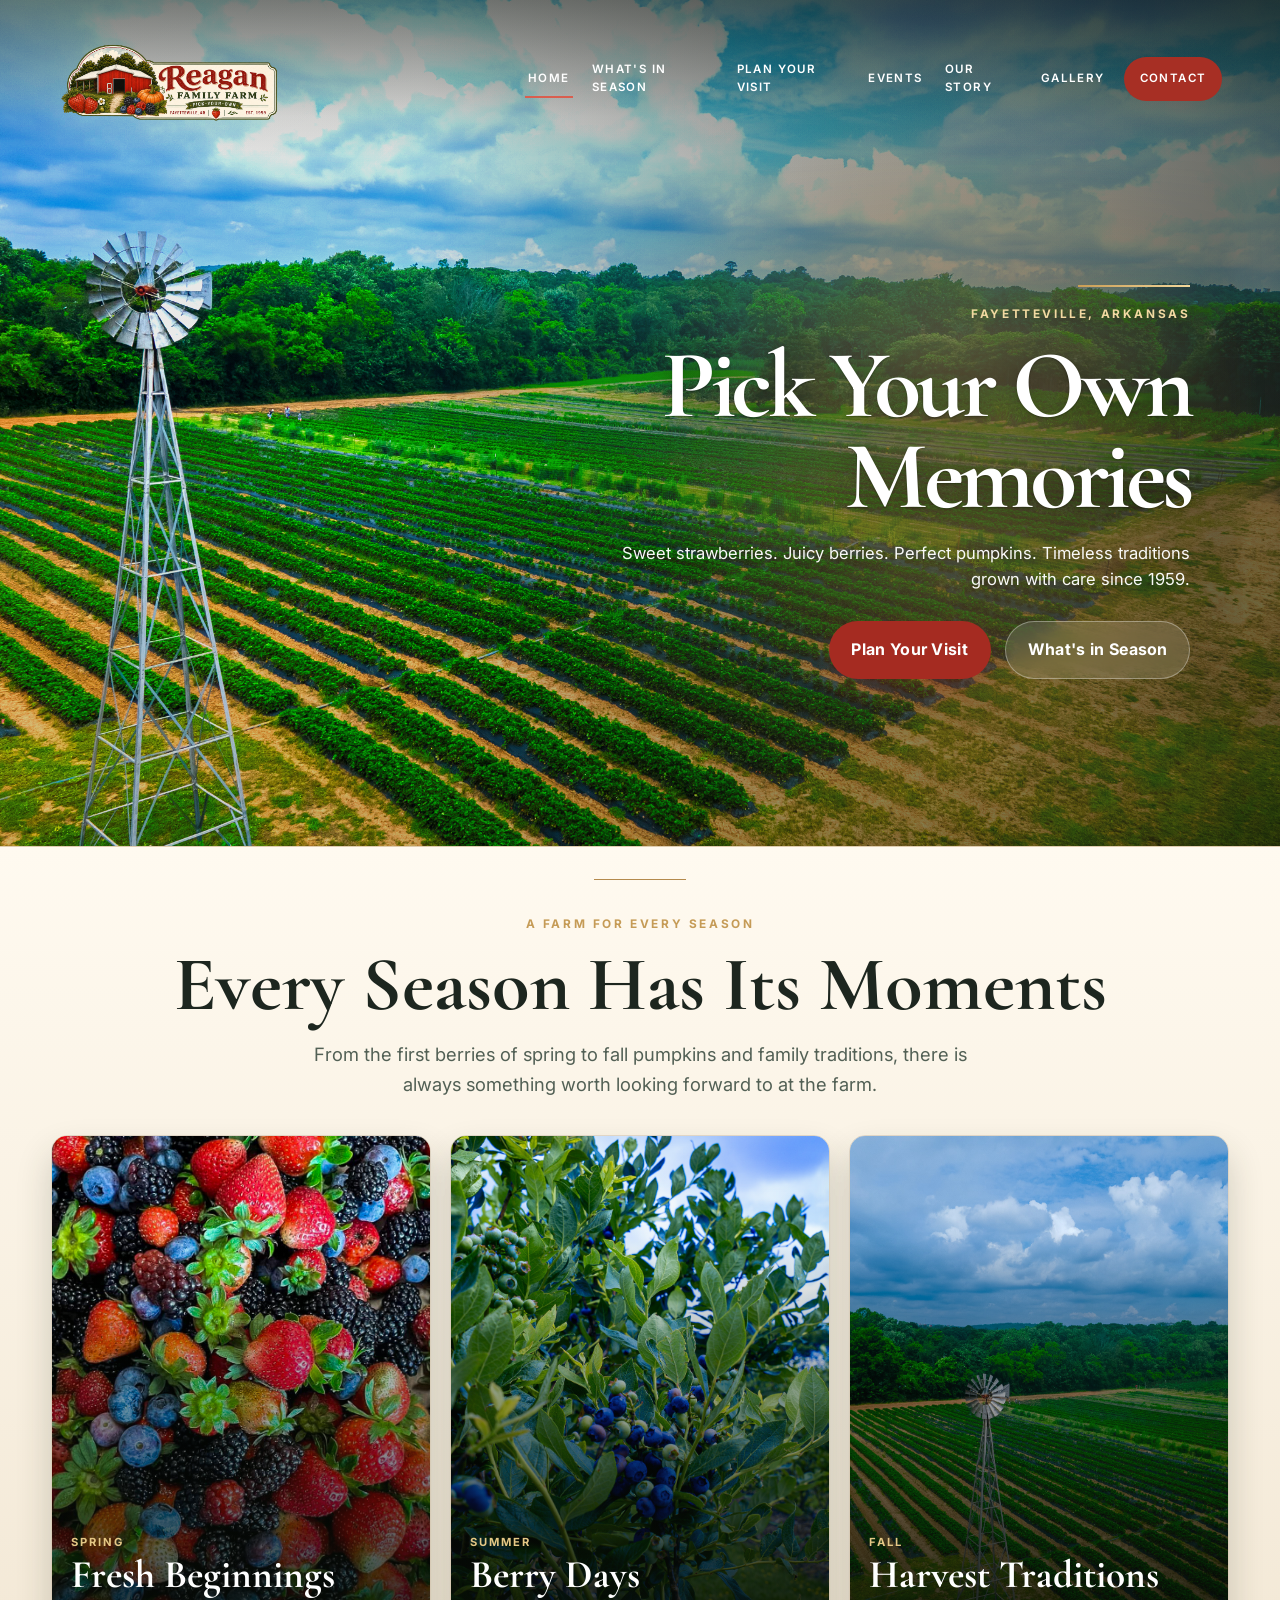
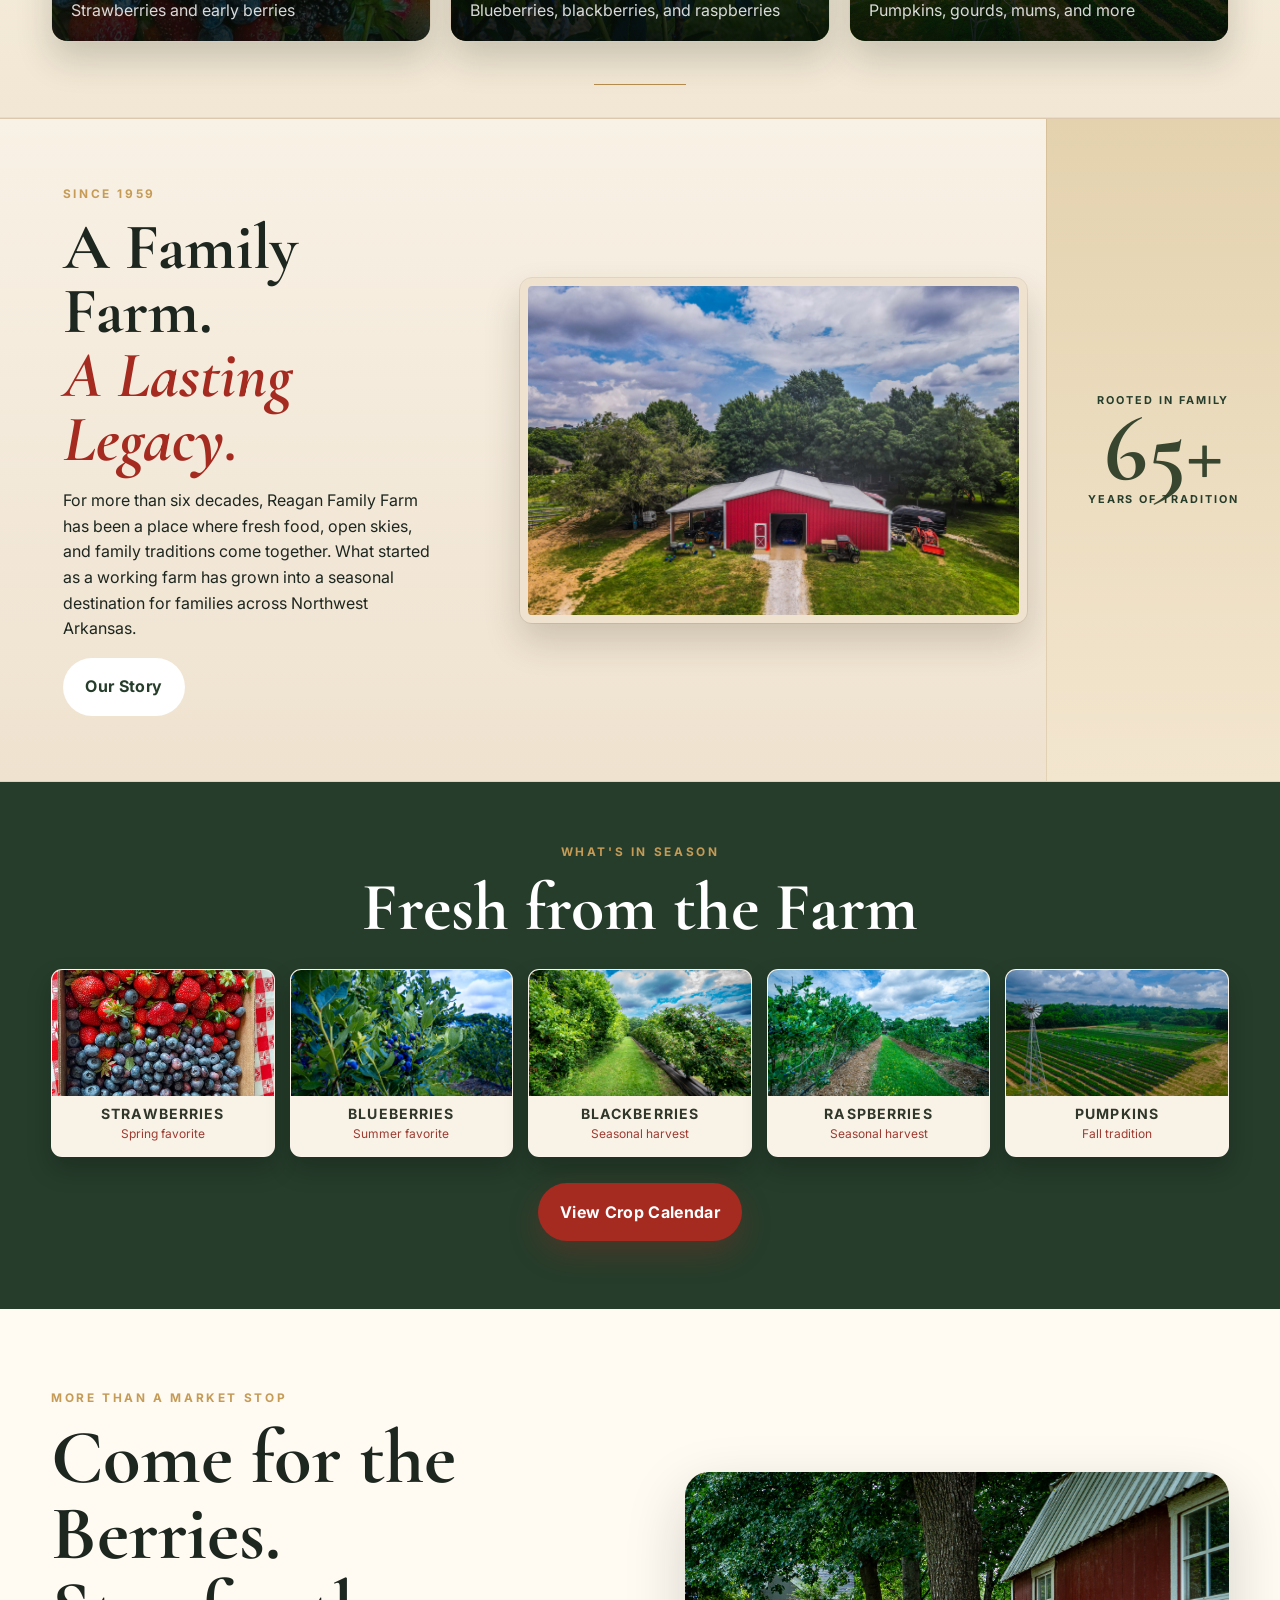
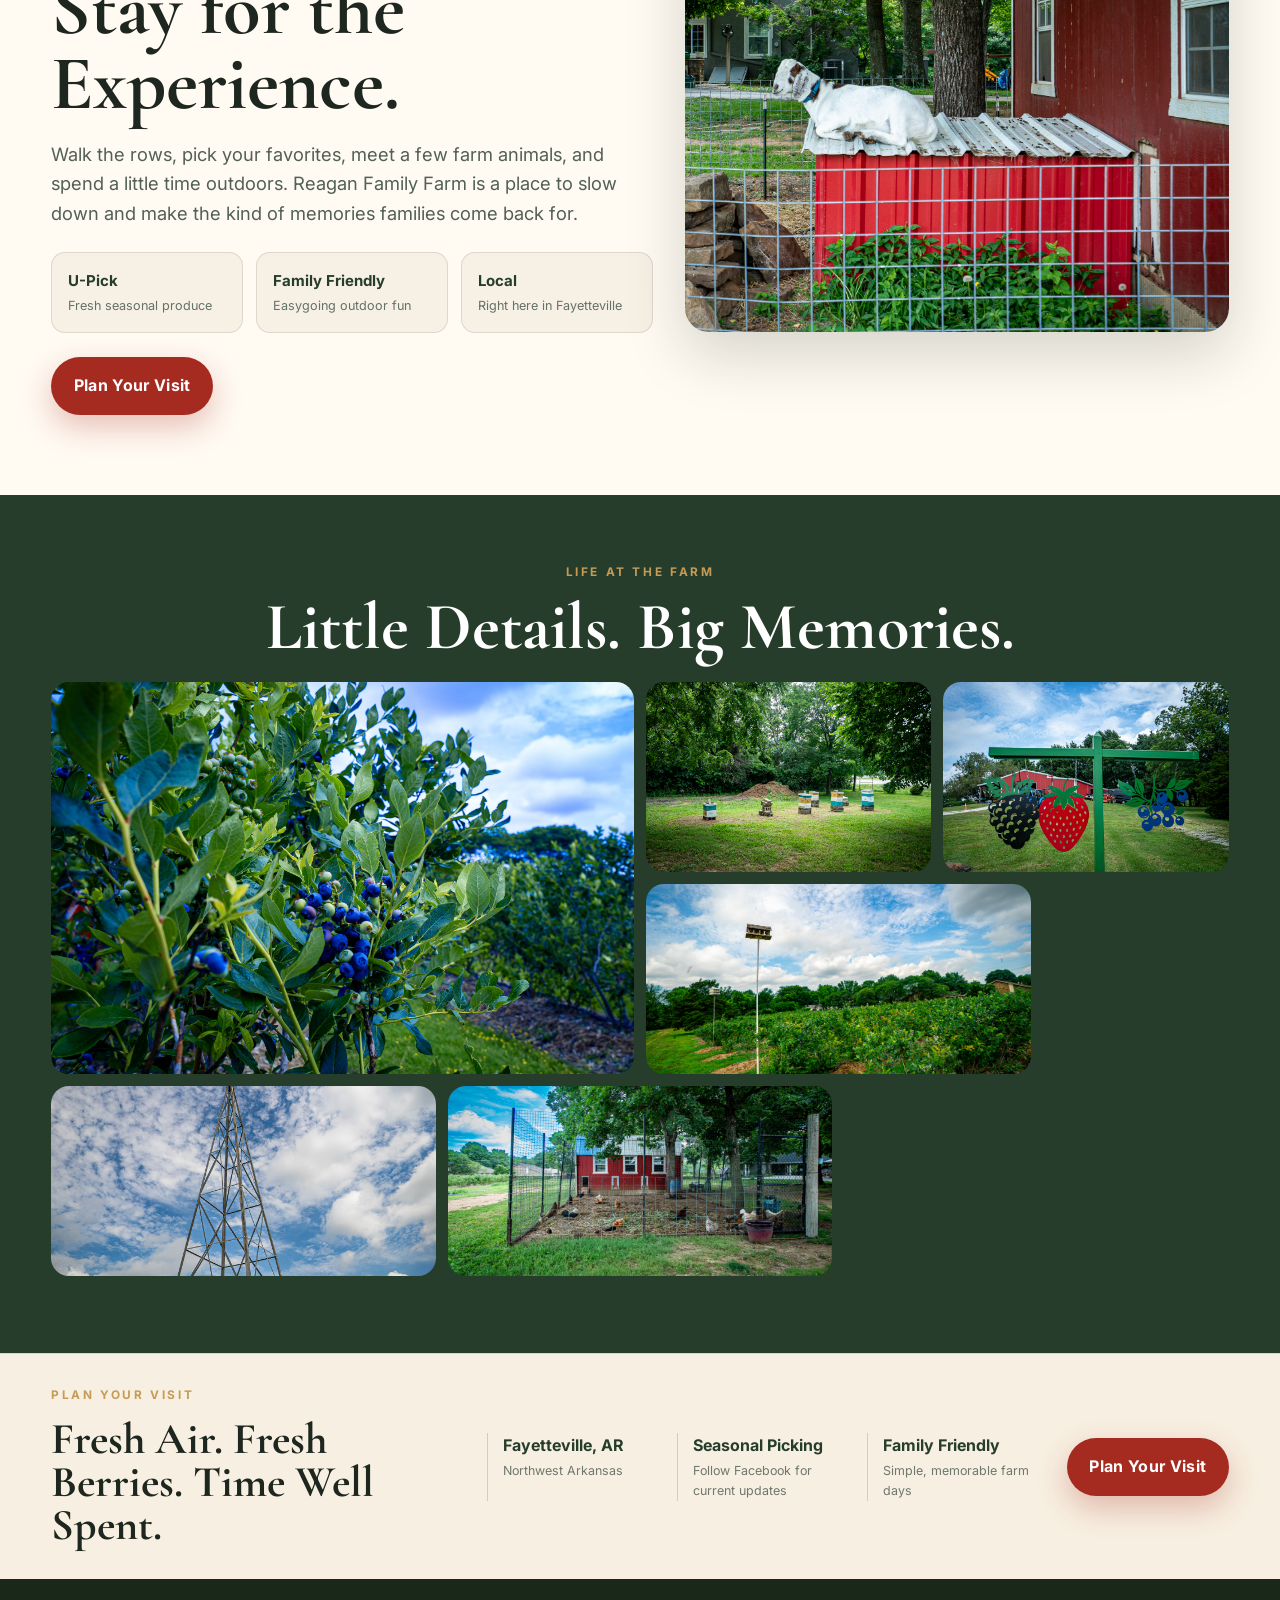
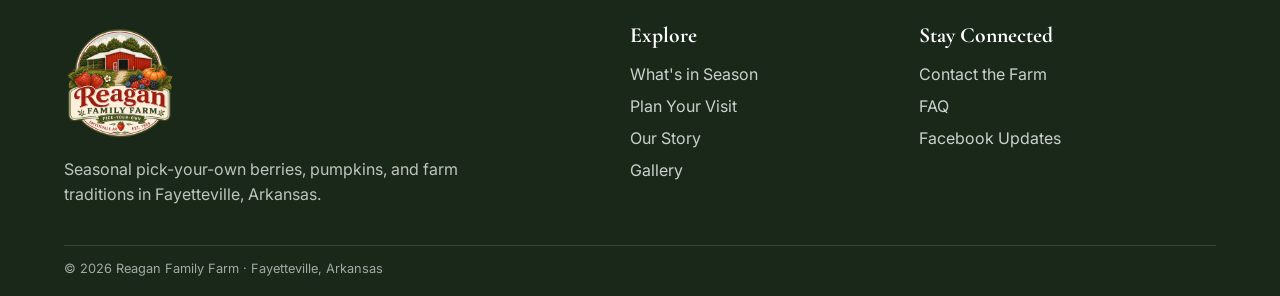
<file: index.html>
<!DOCTYPE html>
<html lang="en">
<head>
  <meta charset="UTF-8">
  <meta name="viewport" content="width=device-width, initial-scale=1.0">
  <meta name="description" content="Reagan Family Farm in Fayetteville, Arkansas — seasonal pick-your-own strawberries, blueberries, blackberries, raspberries, pumpkins, and family traditions since 1959.">
  <title>Reagan Family Farm | Pick Your Own Memories</title>
  <link rel="stylesheet" href="assets/css/global.css">
  <link rel="stylesheet" href="assets/css/home.css">
</head>
<body data-root="./" data-page="home">
  <div id="site-nav"></div>

  <main>
    <section class="hero-home">
      <img class="hero-home-bg" src="assets/media/images/DJI_0768-HDR.jpg" alt="Reagan Family Farm fields and windmill in Fayetteville, Arkansas">
      <div class="hero-home-overlay"></div>
      <div class="hero-home-content container">
        <div class="hero-rule" aria-hidden="true"></div>
        <p class="eyebrow">Fayetteville, Arkansas</p>
        <h1><span>Pick Your Own</span><br><span>Memories</span></h1>
        <p class="hero-copy">Sweet strawberries. Juicy berries. Perfect pumpkins. Timeless traditions grown with care since 1959.</p>
        <div class="btns">
          <a class="btn primary" href="visit/index.html">Plan Your Visit</a>
          <a class="btn secondary" href="seasons/index.html">What's in Season</a>
        </div>
      </div>
    </section>

    <section class="season-intro section">
      <div class="container centered">
        <p class="eyebrow">A farm for every season</p>
        <h2>Every Season Has Its Moments</h2>
        <p class="lede center-lede">From the first berries of spring to fall pumpkins and family traditions, there is always something worth looking forward to at the farm.</p>
        <div class="season-card-grid">
          <article class="season-feature-card">
            <img src="assets/media/images/484208365_1054822633357116_7385320318459116632_n.jpg" alt="Fresh strawberries at Reagan Family Farm">
            <div class="season-feature-overlay"></div>
            <div class="season-feature-copy">
              <span>Spring</span>
              <h3>Fresh Beginnings</h3>
              <p>Strawberries and early berries</p>
            </div>
          </article>
          <article class="season-feature-card">
            <img src="assets/media/images/DSC00331.jpg" alt="Blueberries growing at Reagan Family Farm">
            <div class="season-feature-overlay"></div>
            <div class="season-feature-copy">
              <span>Summer</span>
              <h3>Berry Days</h3>
              <p>Blueberries, blackberries, and raspberries</p>
            </div>
          </article>
          <article class="season-feature-card">
            <img src="assets/media/images/DJI_0758-HDR.jpg" alt="Fields and windmill at Reagan Family Farm">
            <div class="season-feature-overlay"></div>
            <div class="season-feature-copy">
              <span>Fall</span>
              <h3>Harvest Traditions</h3>
              <p>Pumpkins, gourds, mums, and more</p>
            </div>
          </article>
        </div>
      </div>
    </section>

    <section class="legacy-band">
      <div class="legacy-copy">
        <p class="eyebrow">Since 1959</p>
        <h2>A Family Farm.<br><em>A Lasting Legacy.</em></h2>
        <p>For more than six decades, Reagan Family Farm has been a place where fresh food, open skies, and family traditions come together. What started as a working farm has grown into a seasonal destination for families across Northwest Arkansas.</p>
        <a class="btn light" href="story/index.html">Our Story</a>
      </div>
      <div class="legacy-photo-wrap">
        <img src="assets/media/images/241D8D38-C65F-45BD-A3B8-88DA35F9177D.JPEG" alt="Reagan Family Farm family legacy image">
      </div>
      <div class="legacy-stat">
        <span>Rooted in family</span>
        <strong>65+</strong>
        <span>Years of tradition</span>
      </div>
    </section>

    <section class="now-picking section dark">
      <div class="container centered">
        <p class="eyebrow">What's in season</p>
        <h2>Fresh from the Farm</h2>
        <div class="picking-grid">
          <article class="picking-card"><img src="assets/media/images/503008081_18507003703042966_7185276186177281764_n.jpg" alt="Fresh strawberries"><div><h3>Strawberries</h3><p>Spring favorite</p></div></article>
          <article class="picking-card"><img src="assets/media/images/DSC00331.jpg" alt="Blueberries"><div><h3>Blueberries</h3><p>Summer favorite</p></div></article>
          <article class="picking-card"><img src="assets/media/images/DSC00328.jpg" alt="Blueberry rows"><div><h3>Blackberries</h3><p>Seasonal harvest</p></div></article>
          <article class="picking-card"><img src="assets/media/images/DSC00332.jpg" alt="Berry rows"><div><h3>Raspberries</h3><p>Seasonal harvest</p></div></article>
          <article class="picking-card"><img src="assets/media/images/DJI_0768-HDR.jpg" alt="Pumpkin season at the farm"><div><h3>Pumpkins</h3><p>Fall tradition</p></div></article>
        </div>
        <a class="btn primary" href="seasons/index.html">View Crop Calendar</a>
      </div>
    </section>

    <section class="experience-grid-section section">
      <div class="container grid-2">
        <div>
          <p class="eyebrow">More than a market stop</p>
          <h2>Come for the Berries.<br>Stay for the Experience.</h2>
          <p class="lede">Walk the rows, pick your favorites, meet a few farm animals, and spend a little time outdoors. Reagan Family Farm is a place to slow down and make the kind of memories families come back for.</p>
          <div class="mini-feature-grid">
            <div class="mini-feature"><strong>U-Pick</strong><span>Fresh seasonal produce</span></div>
            <div class="mini-feature"><strong>Family Friendly</strong><span>Easygoing outdoor fun</span></div>
            <div class="mini-feature"><strong>Local</strong><span>Right here in Fayetteville</span></div>
          </div>
          <a class="btn primary" href="visit/index.html">Plan Your Visit</a>
        </div>
        <img class="feature-img" src="assets/media/images/DSC00336.jpg" alt="Goat at Reagan Family Farm">
      </div>
    </section>

    <section class="farm-details section dark">
      <div class="container">
        <div class="centered">
          <p class="eyebrow">Life at the farm</p>
          <h2>Little Details. Big Memories.</h2>
        </div>
        <div class="gallery-grid home-gallery">
          <img class="w6 h2" src="assets/media/images/DSC00331.jpg" alt="Blueberries at Reagan Family Farm">
          <img class="w3" src="assets/media/images/DSC00343.jpg" alt="Beehives at Reagan Family Farm">
          <img class="w3" src="assets/media/images/DSC00342.jpg" alt="Berry sign at Reagan Family Farm">
          <img class="w4" src="assets/media/images/DSC00320.jpg" alt="Goat at Reagan Family Farm">
          <img class="w4" src="assets/media/images/DSC00282.jpg" alt="Windmill at Reagan Family Farm">
          <img class="w4" src="assets/media/images/DSC00298.jpg" alt="Chicken coop at Reagan Family Farm">
        </div>
      </div>
    </section>

    <section class="visit-strip">
      <div class="container visit-strip-grid">
        <div><p class="eyebrow">Plan your visit</p><h2>Fresh Air. Fresh Berries. Time Well Spent.</h2></div>
        <div class="visit-points">
          <div><strong>Fayetteville, AR</strong><span>Northwest Arkansas</span></div>
          <div><strong>Seasonal Picking</strong><span>Follow Facebook for current updates</span></div>
          <div><strong>Family Friendly</strong><span>Simple, memorable farm days</span></div>
        </div>
        <a class="btn primary" href="visit/index.html">Plan Your Visit</a>
      </div>
    </section>
  </main>

  <div id="site-footer"></div>
  <script src="assets/js/site.js"></script>
  <script src="assets/js/home.js"></script>
</body>
</html>
</file>
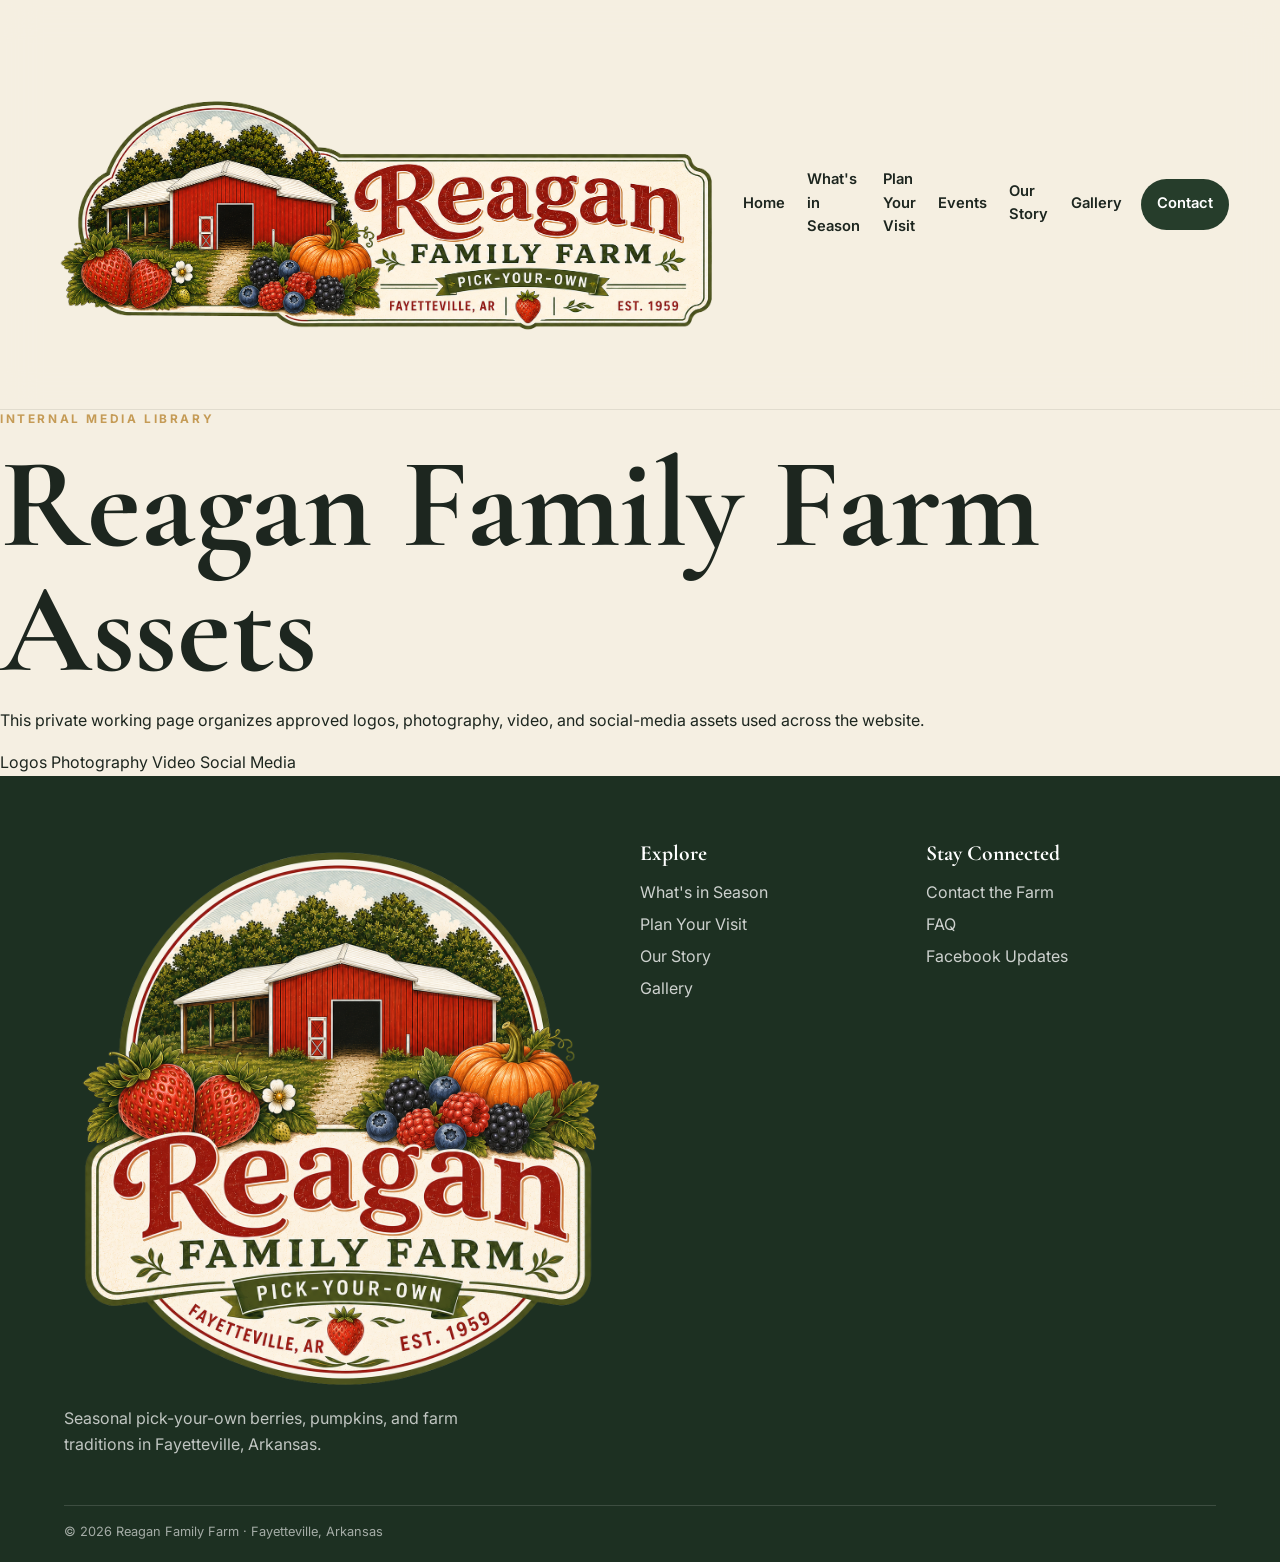
<file: assets/index.html>
<!DOCTYPE html>
<html lang="en">
<head>
  <meta charset="UTF-8">
  <meta name="viewport" content="width=device-width, initial-scale=1.0">
  <meta name="robots" content="noindex, nofollow">
  <title>Media Assets | Reagan Family Farm</title>
  <link rel="stylesheet" href="css/global.css">
  <link rel="stylesheet" href="css/assets.css">
</head>
<body data-root="../" data-page="assets">
  <div id="site-nav"></div>
  <main>
    <section class="page-shell">
      <p class="eyebrow">Internal Media Library</p>
      <h1>Reagan Family Farm Assets</h1>
      <p>This private working page organizes approved logos, photography, video, and social-media assets used across the website.</p>
      <div class="asset-grid">
        <a class="asset-card" href="media/logos/">Logos</a>
        <a class="asset-card" href="media/images/">Photography</a>
        <a class="asset-card" href="media/video/">Video</a>
        <a class="asset-card" href="media/social/">Social Media</a>
      </div>
    </section>
  </main>
  <div id="site-footer"></div>
  <script src="js/site.js"></script>
  <script src="js/assets.js"></script>
</body>
</html>
</file>
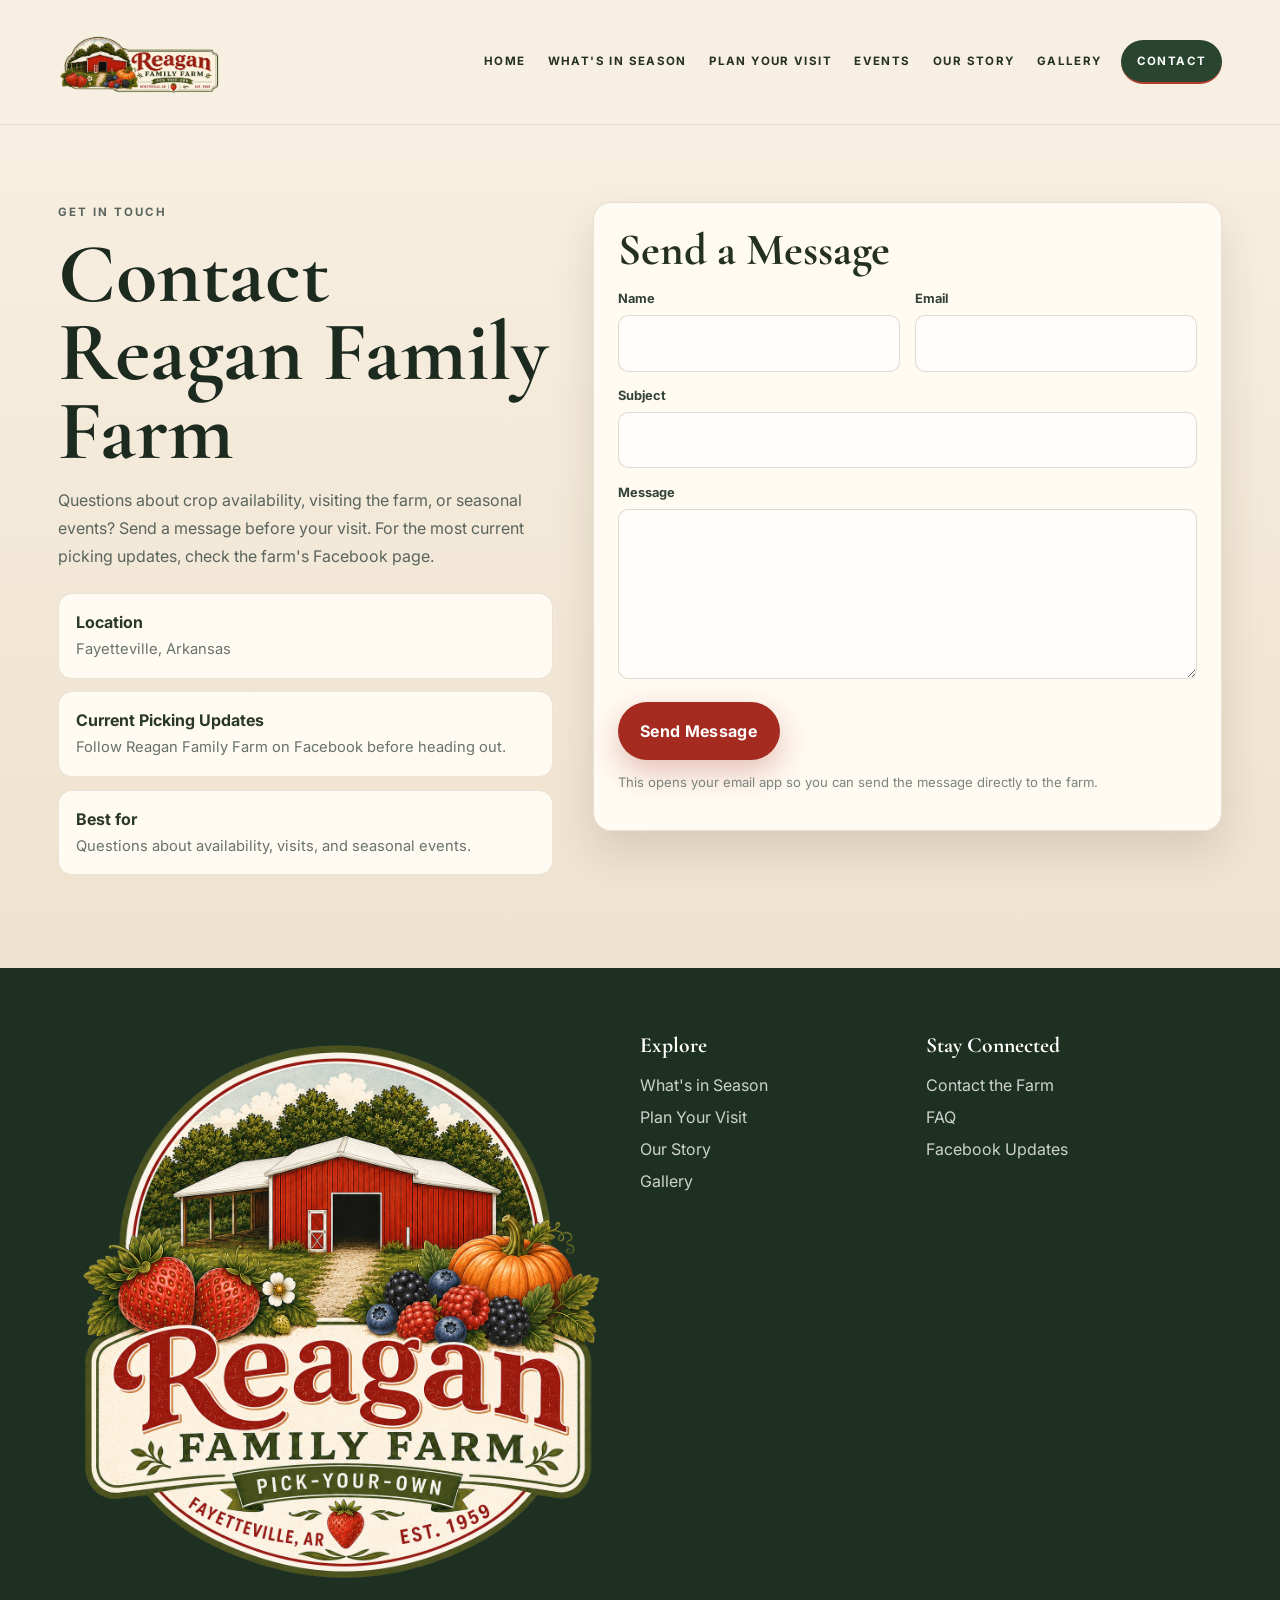
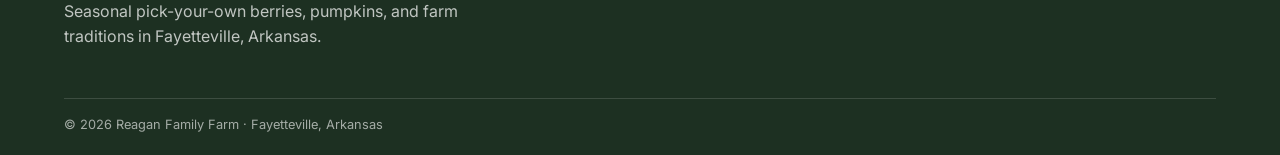
<file: contact/index.html>
<!DOCTYPE html>
<html lang="en">
<head>
  <meta charset="UTF-8">
  <meta name="viewport" content="width=device-width, initial-scale=1.0">
  <meta name="description" content="Contact Reagan Family Farm in Fayetteville, Arkansas.">
  <title>Contact | Reagan Family Farm</title>
  <link rel="stylesheet" href="../assets/css/global.css">
  <link rel="stylesheet" href="../assets/css/contact.css">
</head>
<body data-root="../" data-page="contact">
  <div id="site-nav"></div>
  <main class="contact-page">
    <div class="contact-wrap">
      <section class="contact-copy">
        <p class="eyebrow">Get in Touch</p>
        <h1>Contact Reagan Family Farm</h1>
        <p>Questions about crop availability, visiting the farm, or seasonal events? Send a message before your visit. For the most current picking updates, check the farm's Facebook page.</p>
        <div class="contact-meta">
          <div><strong>Location</strong><span>Fayetteville, Arkansas</span></div>
          <div><strong>Current Picking Updates</strong><span>Follow Reagan Family Farm on Facebook before heading out.</span></div>
          <div><strong>Best for</strong><span>Questions about availability, visits, and seasonal events.</span></div>
        </div>
      </section>
      <section class="contact-form" aria-labelledby="contact-form-title">
        <h2 id="contact-form-title">Send a Message</h2>
        <form action="mailto:info@reaganfamilyfarm.com" method="post" enctype="text/plain">
          <div class="form-grid">
            <div>
              <label for="name">Name</label>
              <input id="name" name="Name" type="text" required>
            </div>
            <div>
              <label for="email">Email</label>
              <input id="email" name="Email" type="email" required>
            </div>
            <div class="full">
              <label for="subject">Subject</label>
              <input id="subject" name="Subject" type="text" required>
            </div>
            <div class="full">
              <label for="message">Message</label>
              <textarea id="message" name="Message" required></textarea>
            </div>
          </div>
          <button class="btn primary" type="submit">Send Message</button>
          <p class="contact-note">This opens your email app so you can send the message directly to the farm.</p>
        </form>
      </section>
    </div>
  </main>
  <div id="site-footer"></div>
  <script src="../assets/js/site.js"></script>
  <script src="../assets/js/contact.js"></script>
</body>
</html>
</file>
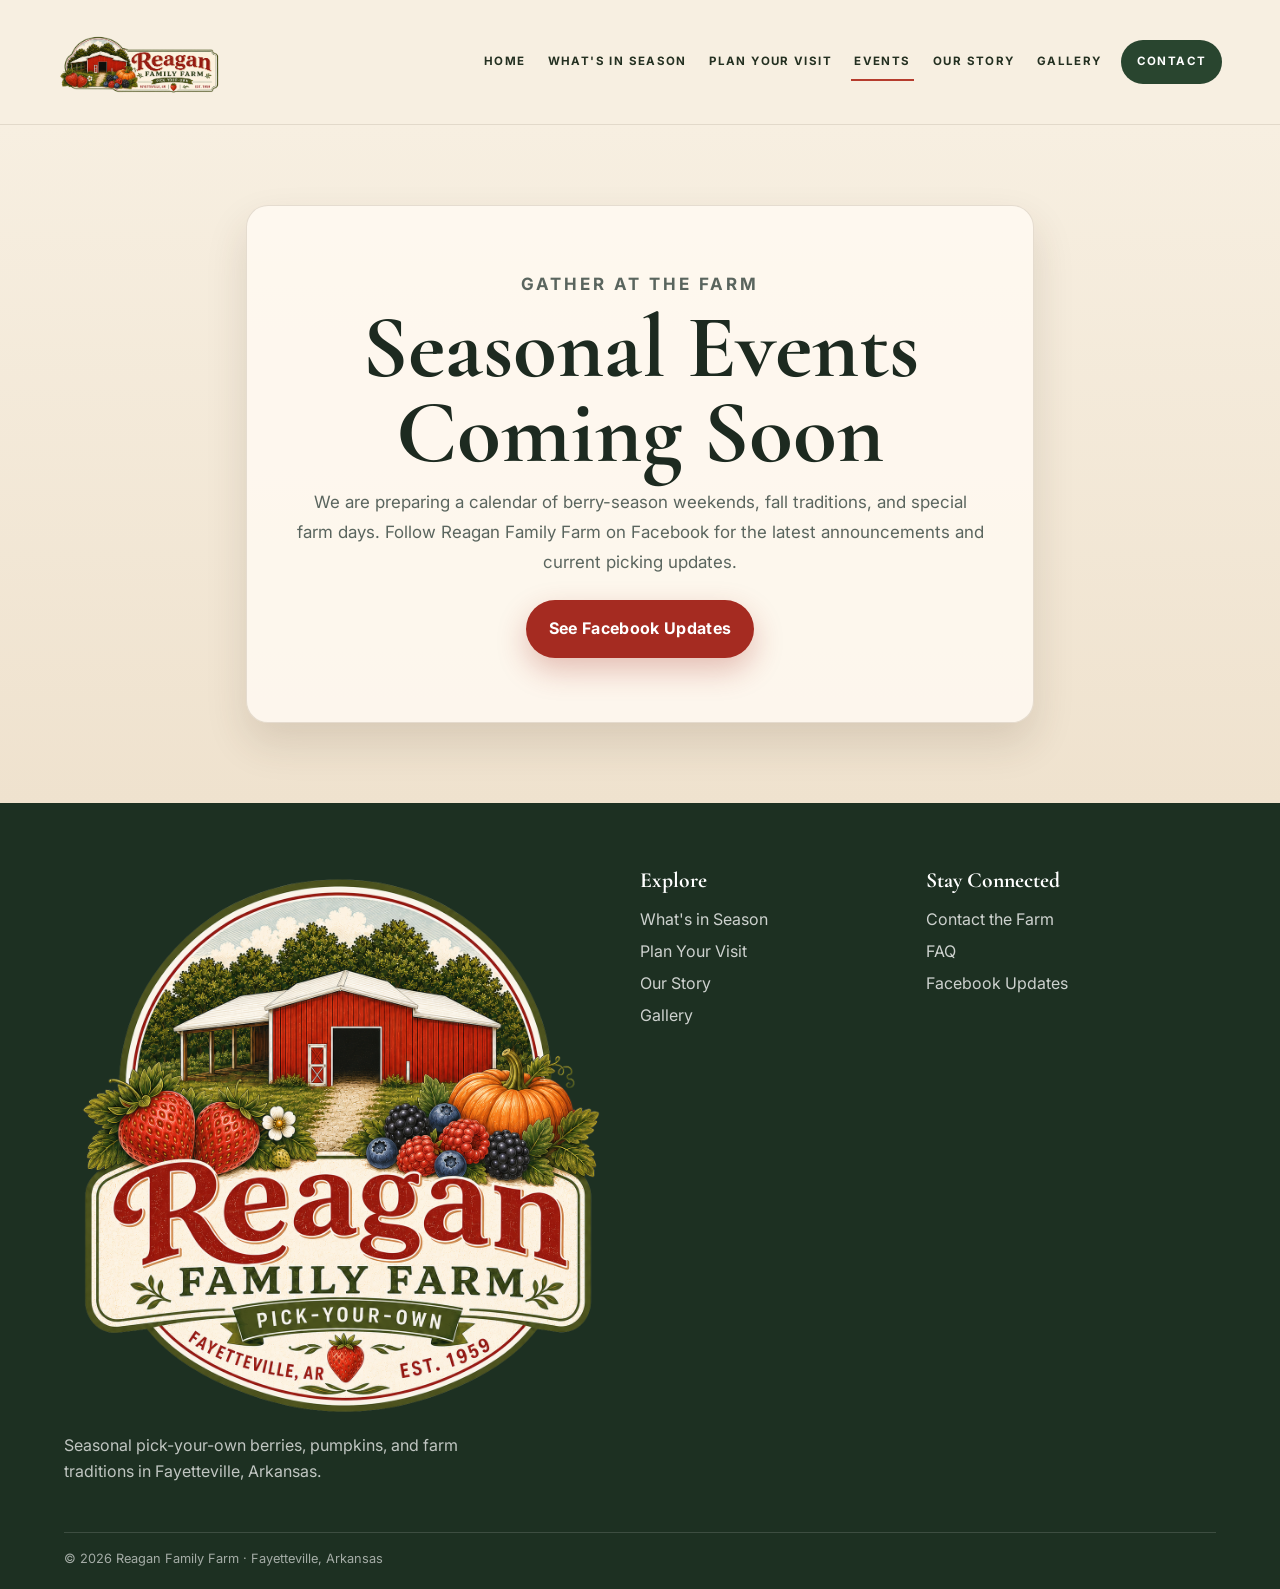
<file: events/index.html>
<!DOCTYPE html>
<html lang="en">
<head>
  <meta charset="UTF-8">
  <meta name="viewport" content="width=device-width, initial-scale=1.0">
  <meta name="description" content="Seasonal events and family experiences at Reagan Family Farm in Fayetteville, Arkansas.">
  <title>Events | Reagan Family Farm</title>
  <link rel="stylesheet" href="../assets/css/global.css">
  <link rel="stylesheet" href="../assets/css/events.css">
</head>
<body data-root="../" data-page="events">
  <div id="site-nav"></div>
  <main>
    <section class="events-coming">
      <div class="events-card">
        <p class="eyebrow">Gather at the Farm</p>
        <h1>Seasonal Events<br>Coming Soon</h1>
        <p>We are preparing a calendar of berry-season weekends, fall traditions, and special farm days. Follow Reagan Family Farm on Facebook for the latest announcements and current picking updates.</p>
        <a class="btn primary" href="https://www.facebook.com/farmreaganfamily" target="_blank" rel="noopener">See Facebook Updates</a>
      </div>
    </section>
  </main>
  <div id="site-footer"></div>
  <script src="../assets/js/site.js"></script>
  <script src="../assets/js/events.js"></script>
</body>
</html>
</file>
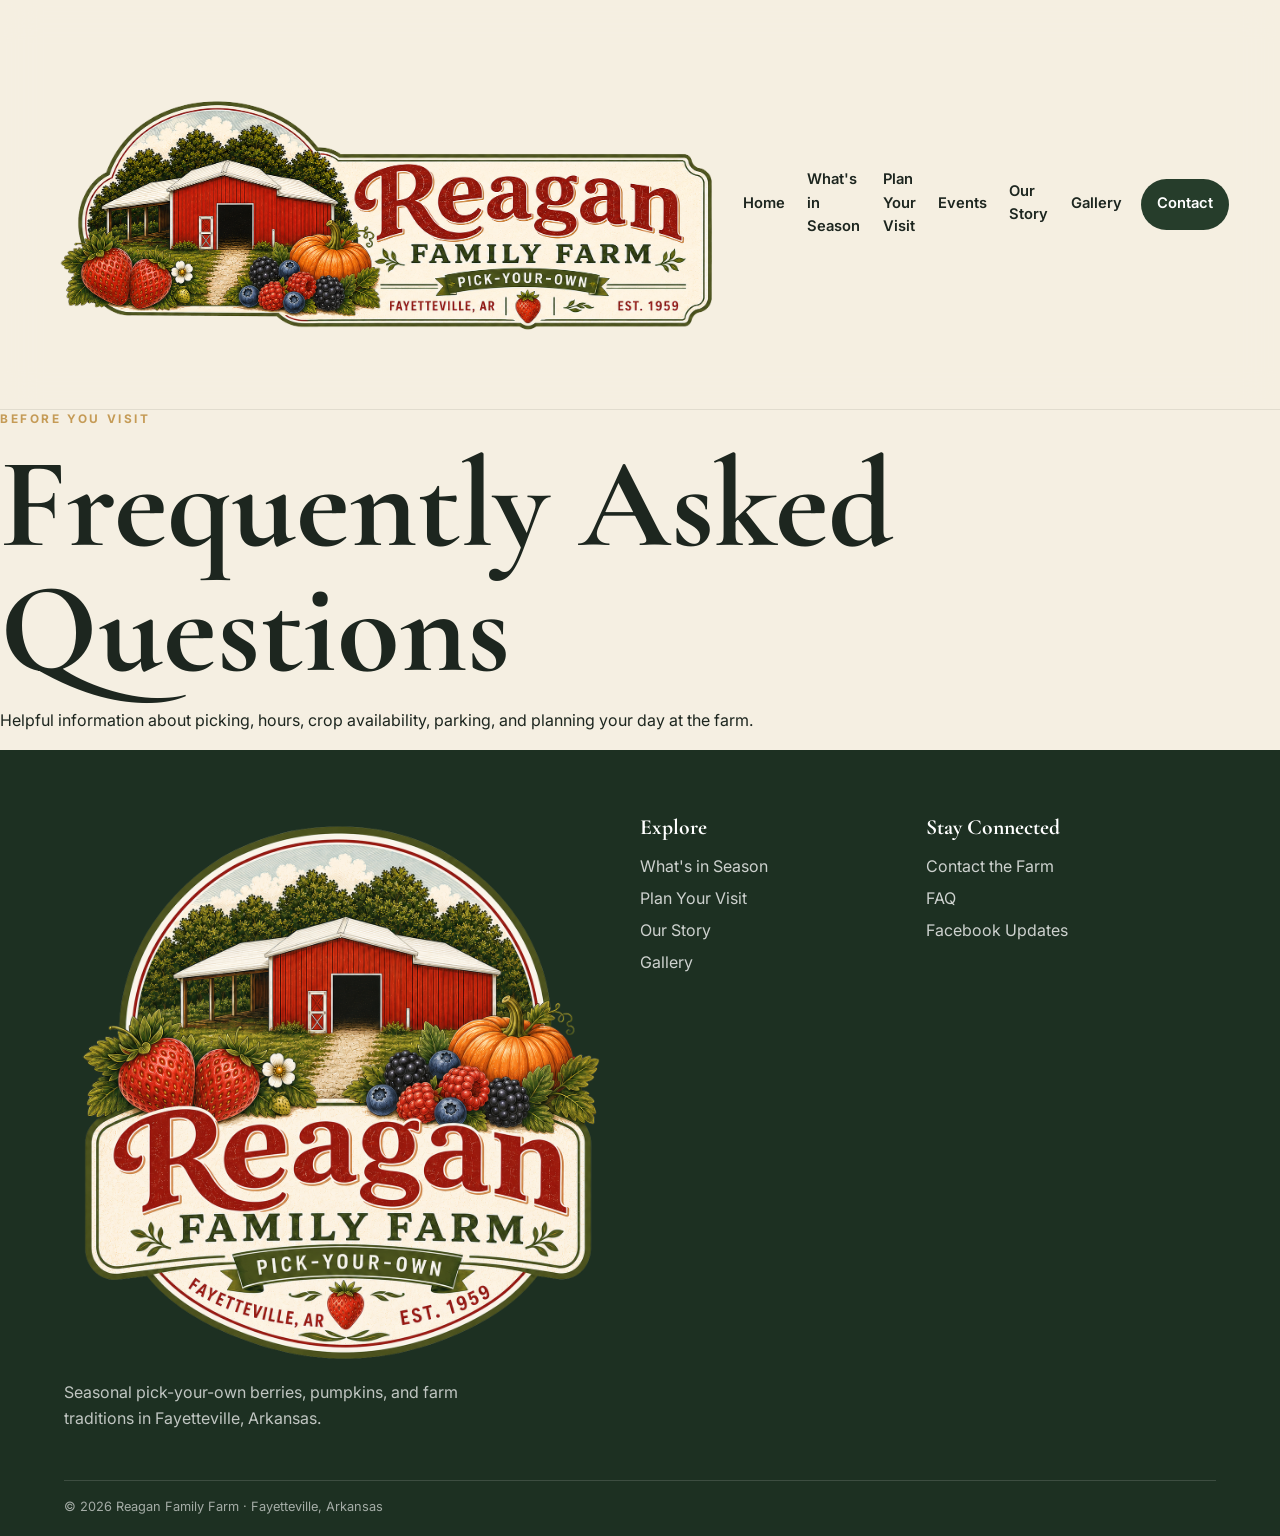
<file: faq/index.html>
<!DOCTYPE html>
<html lang="en">
<head>
  <meta charset="UTF-8">
  <meta name="viewport" content="width=device-width, initial-scale=1.0">
  <meta name="description" content="Frequently asked questions for visiting Reagan Family Farm in Fayetteville, Arkansas.">
  <title>FAQ | Reagan Family Farm</title>
  <link rel="stylesheet" href="../assets/css/global.css">
  <link rel="stylesheet" href="../assets/css/faq.css">
</head>
<body data-root="../" data-page="faq">
  <div id="site-nav"></div>
  <main><section class="page-shell"><p class="eyebrow">Before You Visit</p><h1>Frequently Asked Questions</h1><p>Helpful information about picking, hours, crop availability, parking, and planning your day at the farm.</p></section></main>
  <div id="site-footer"></div>
  <script src="../assets/js/site.js"></script>
  <script src="../assets/js/faq.js"></script>
</body>
</html>
</file>
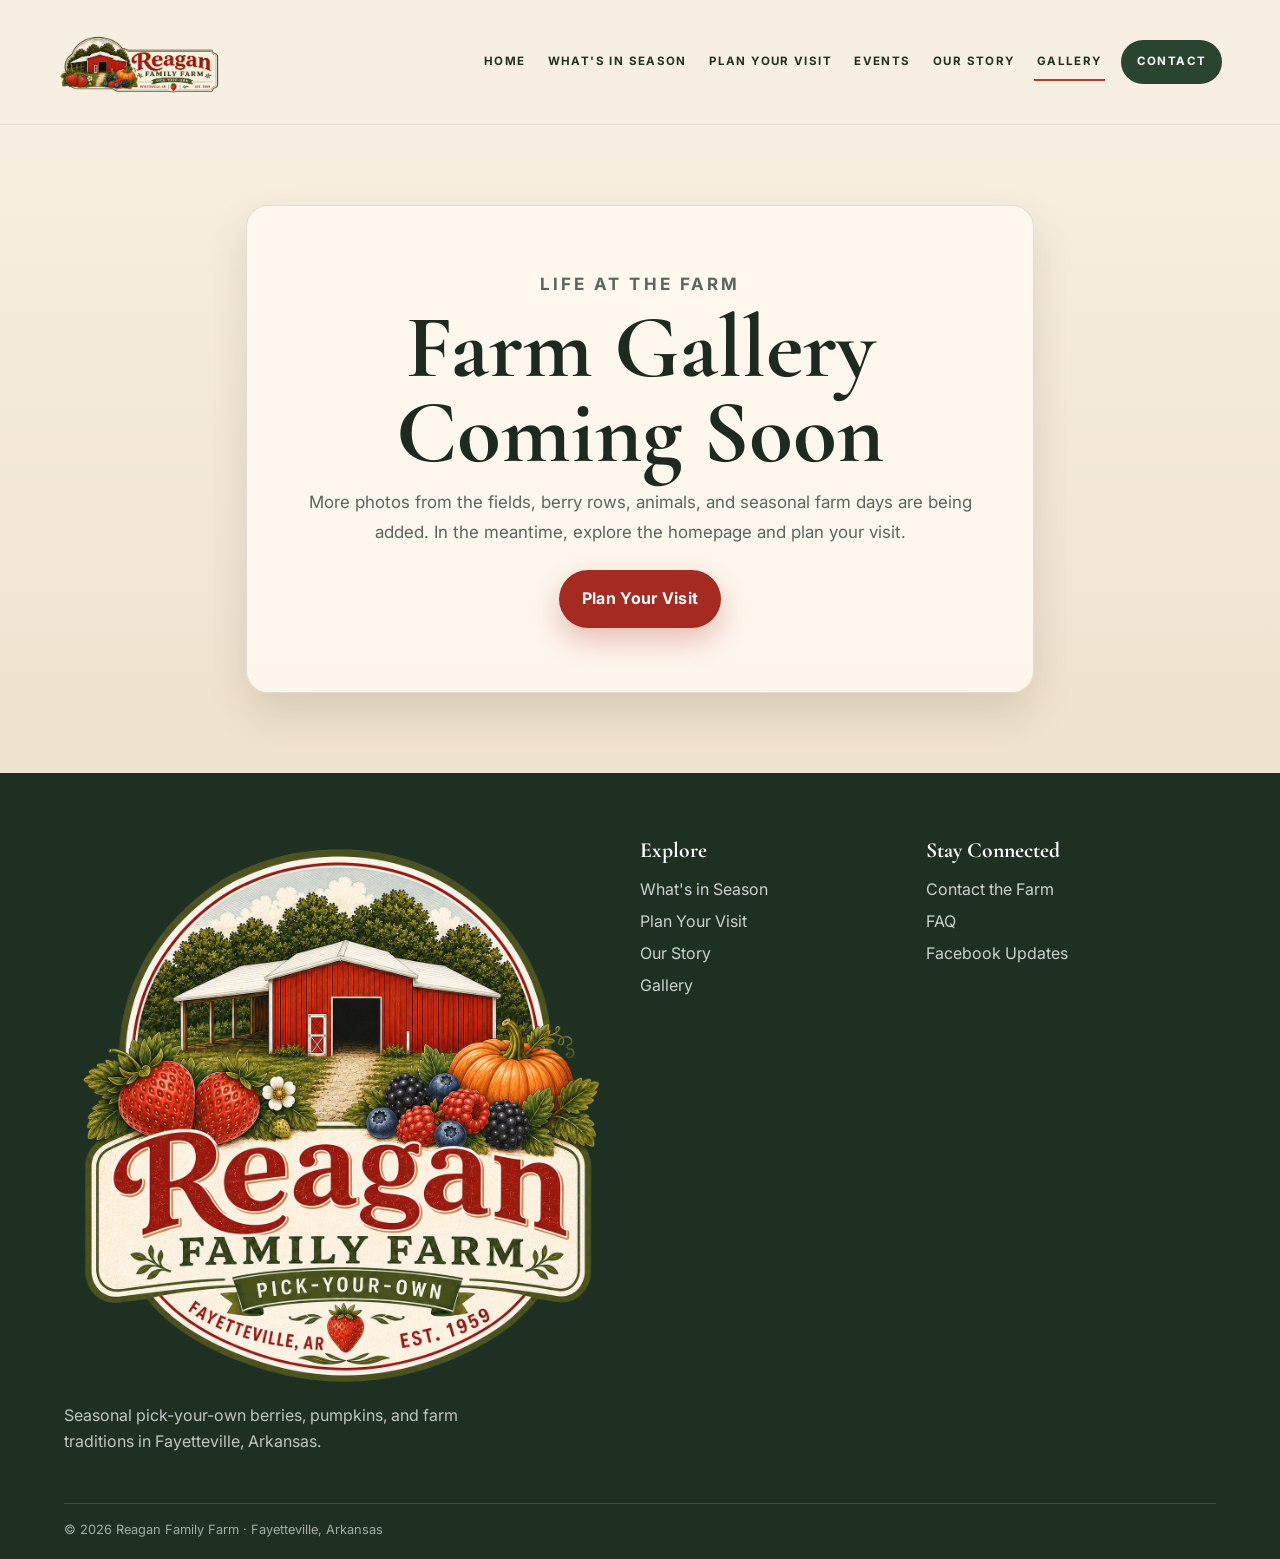
<file: gallery/index.html>
<!DOCTYPE html>
<html lang="en">
<head>
  <meta charset="UTF-8">
  <meta name="viewport" content="width=device-width, initial-scale=1.0">
  <meta name="description" content="Photos from Reagan Family Farm in Fayetteville, Arkansas.">
  <title>Gallery | Reagan Family Farm</title>
  <link rel="stylesheet" href="../assets/css/global.css">
  <link rel="stylesheet" href="../assets/css/gallery.css">
</head>
<body data-root="../" data-page="gallery">
  <div id="site-nav"></div>
  <main>
    <section class="gallery-coming">
      <div class="gallery-card">
        <p class="eyebrow">Life at the Farm</p>
        <h1>Farm Gallery<br>Coming Soon</h1>
        <p>More photos from the fields, berry rows, animals, and seasonal farm days are being added. In the meantime, explore the homepage and plan your visit.</p>
        <a class="btn primary" href="../visit/index.html">Plan Your Visit</a>
      </div>
    </section>
  </main>
  <div id="site-footer"></div>
  <script src="../assets/js/site.js"></script>
  <script src="../assets/js/gallery.js"></script>
</body>
</html>
</file>
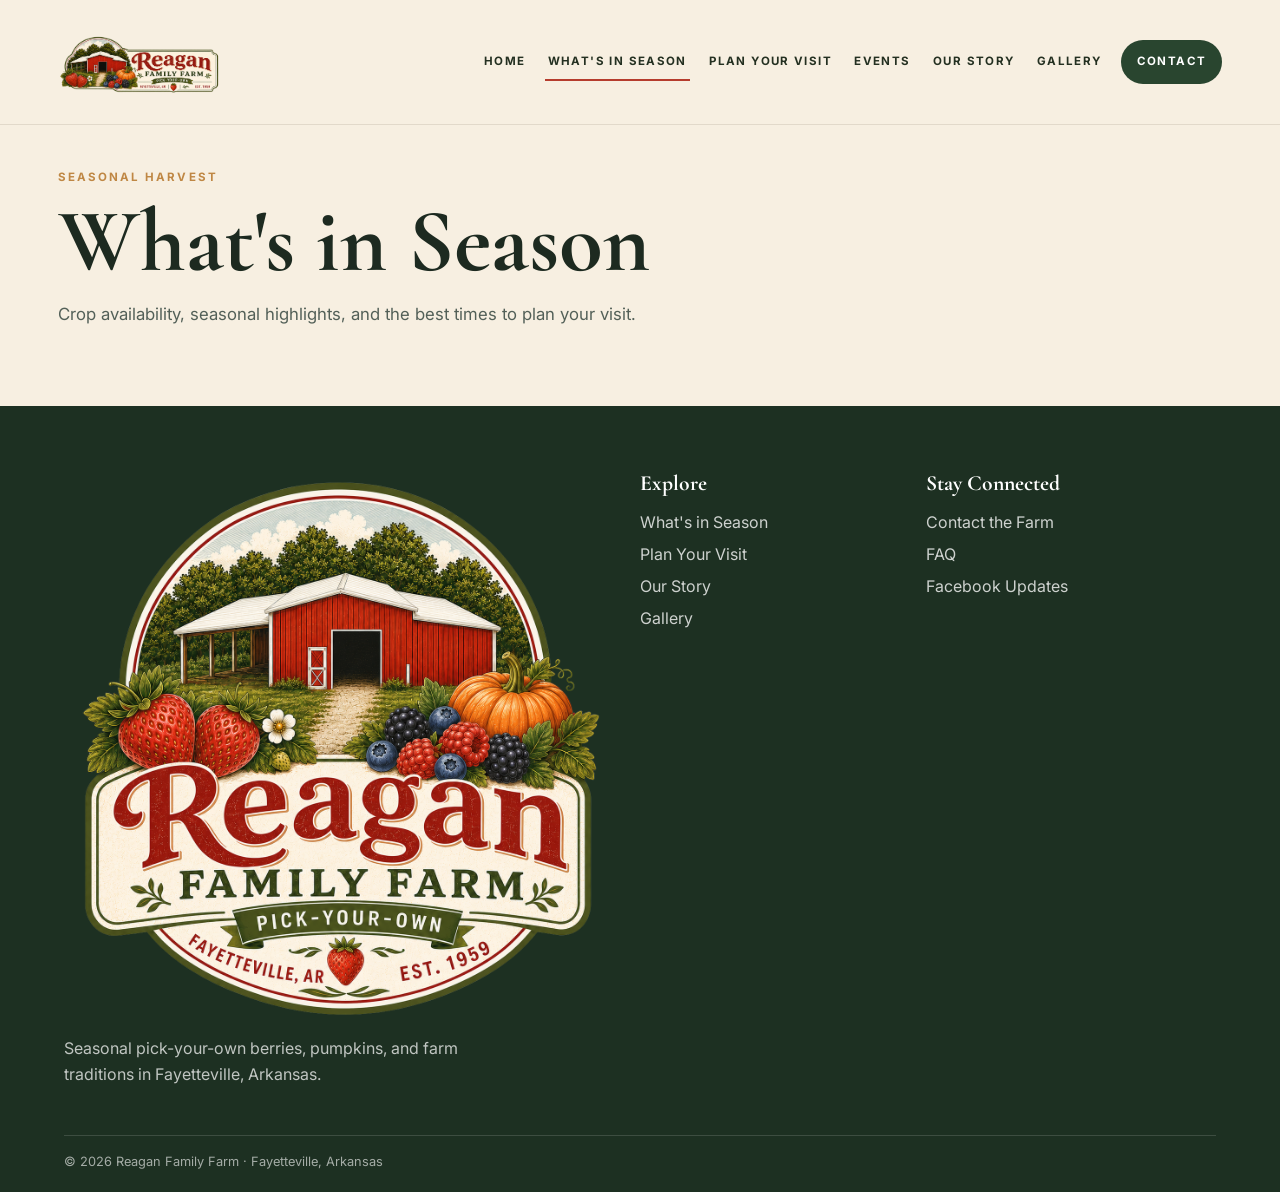
<file: seasons/index.html>
<!DOCTYPE html>
<html lang="en">
<head>
  <meta charset="UTF-8">
  <meta name="viewport" content="width=device-width, initial-scale=1.0">
  <meta name="description" content="See what is in season at Reagan Family Farm in Fayetteville, Arkansas.">
  <title>What's in Season | Reagan Family Farm</title>
  <link rel="stylesheet" href="../assets/css/global.css">
  <link rel="stylesheet" href="../assets/css/seasons.css">
</head>
<body data-root="../" data-page="seasons">
  <div id="site-nav"></div>
  <main><section class="page-shell"><p class="eyebrow">Seasonal Harvest</p><h1>What's in Season</h1><p>Crop availability, seasonal highlights, and the best times to plan your visit.</p></section></main>
  <div id="site-footer"></div>
  <script src="../assets/js/site.js"></script>
  <script src="../assets/js/seasons.js"></script>
</body>
</html>
</file>
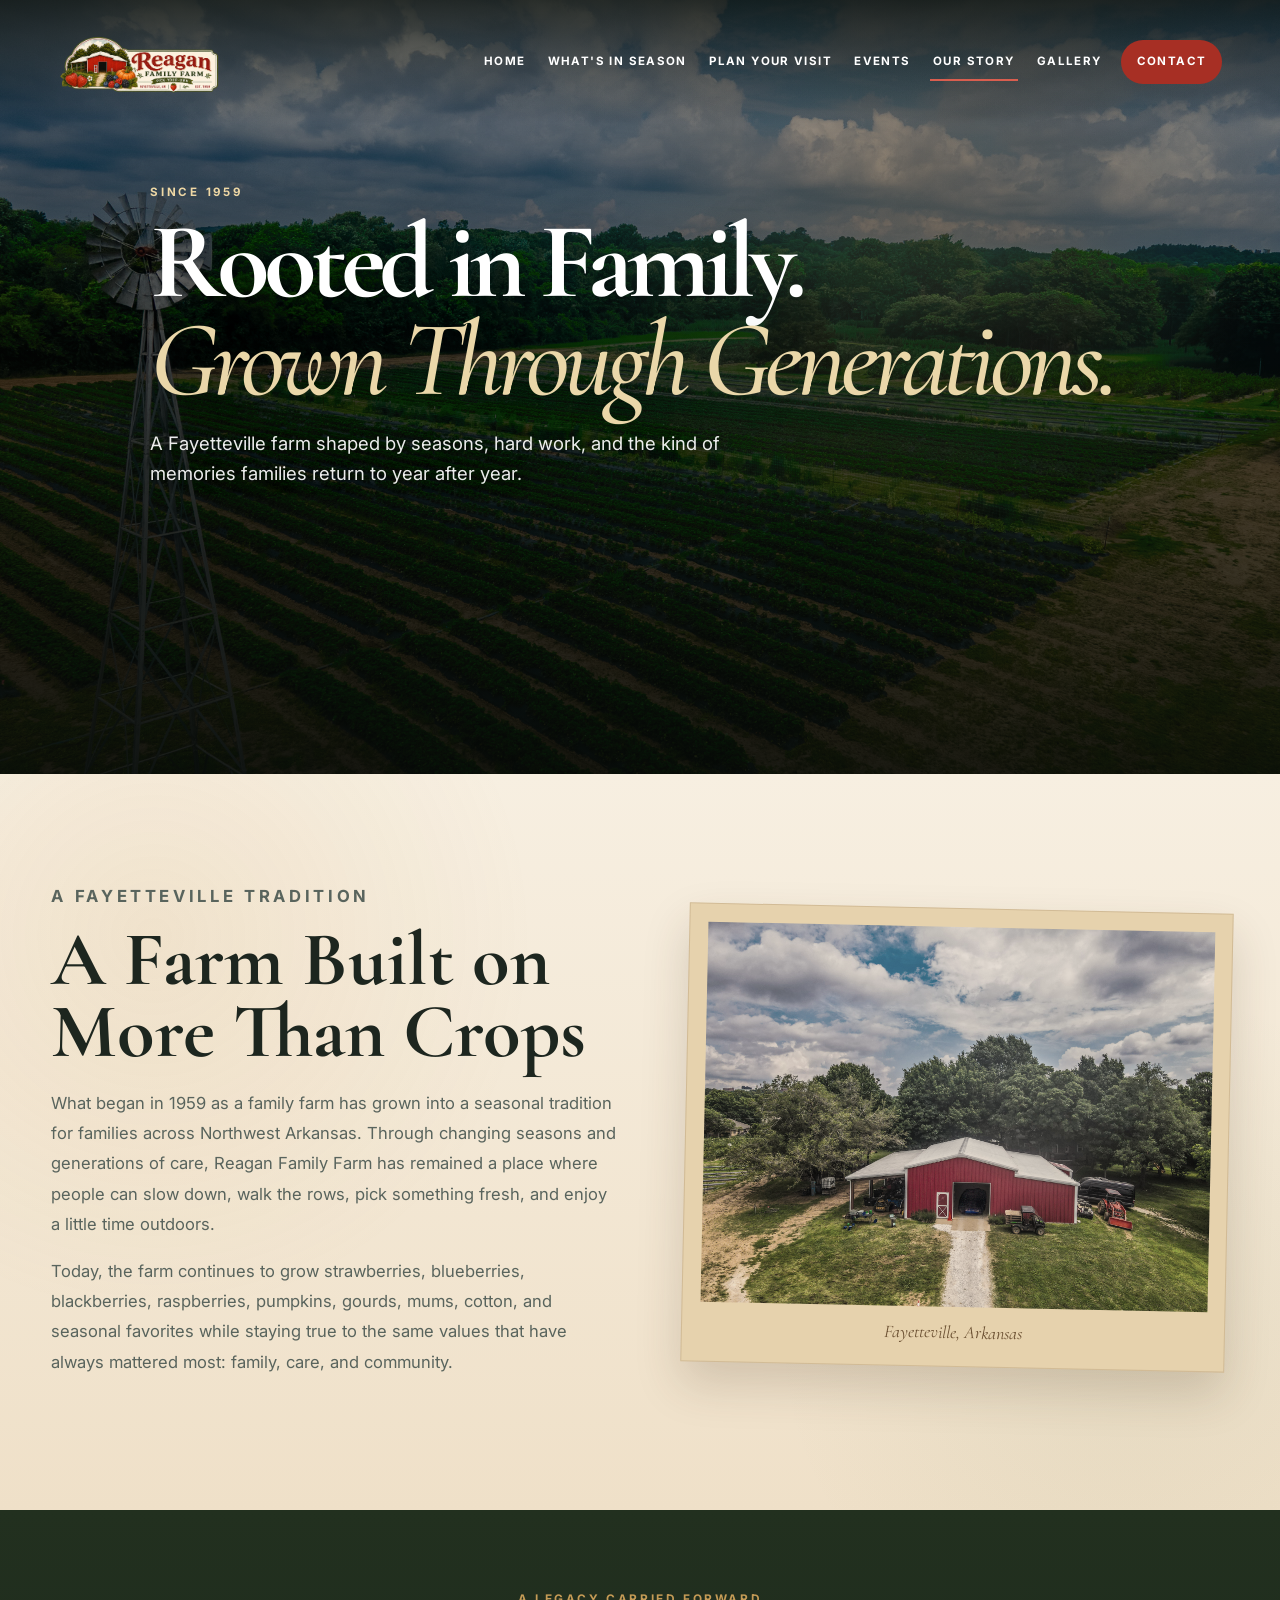
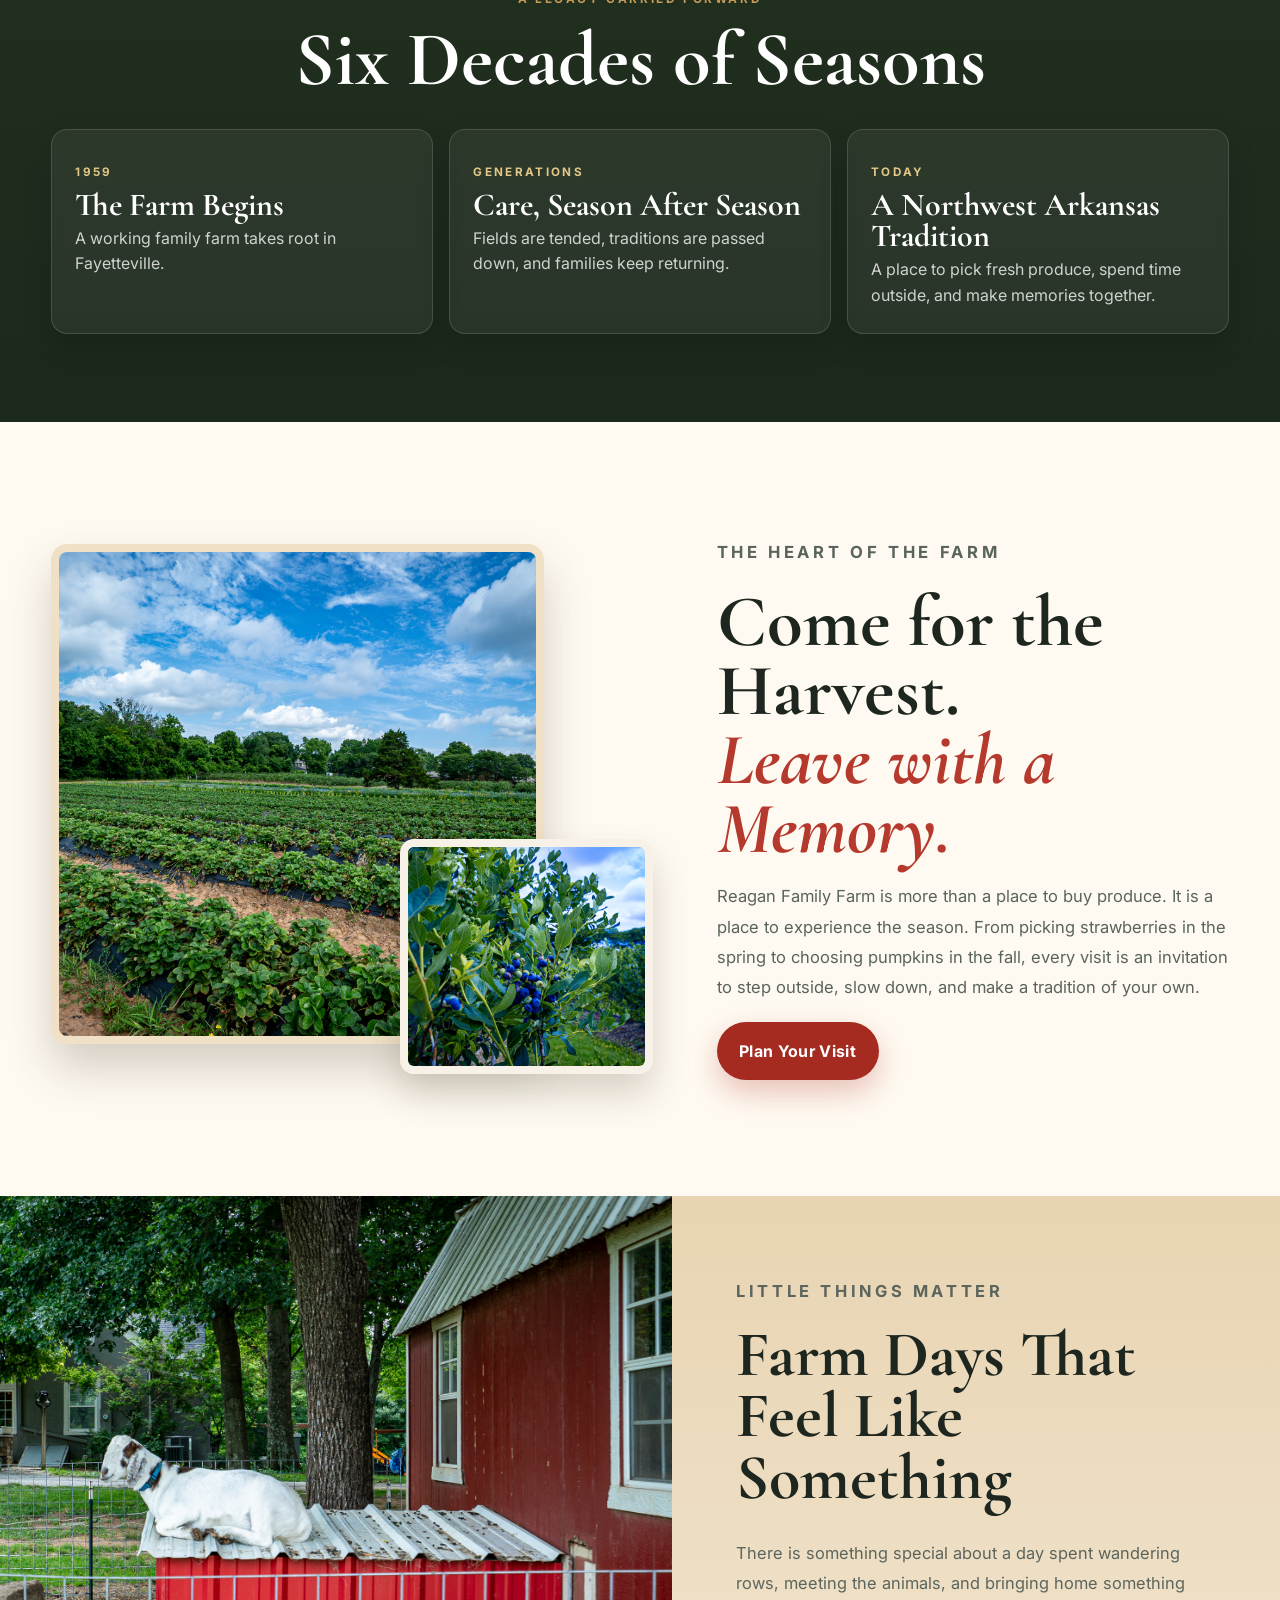
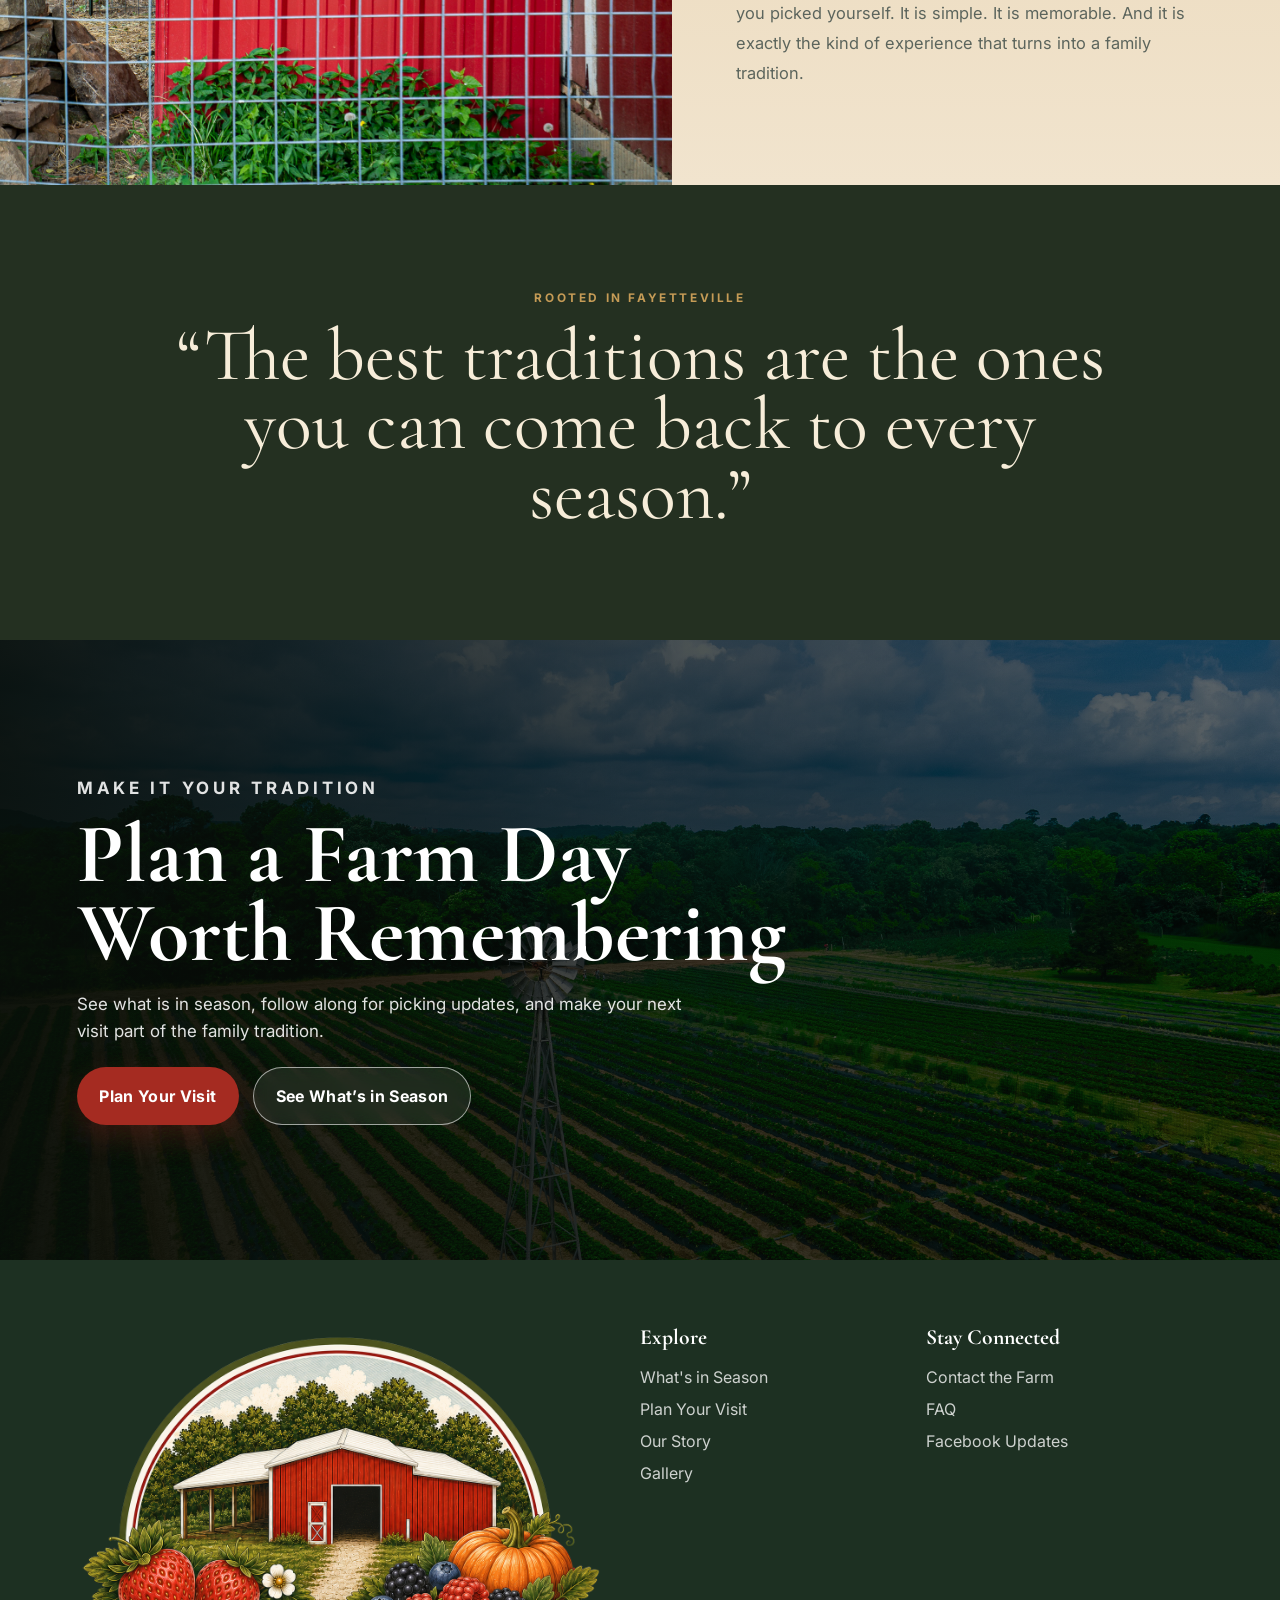
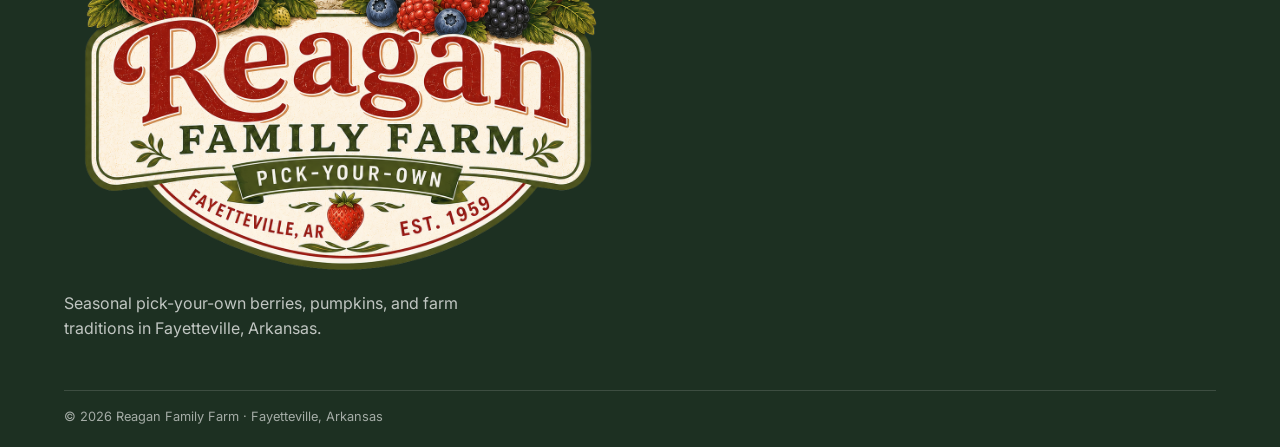
<file: story/index.html>
<!DOCTYPE html>
<html lang="en">
<head>
  <meta charset="UTF-8">
  <meta name="viewport" content="width=device-width, initial-scale=1.0">
  <meta name="description" content="The story of Reagan Family Farm, a Fayetteville family tradition since 1959.">
  <title>Our Story | Reagan Family Farm</title>
  <link rel="stylesheet" href="../assets/css/global.css">
  <link rel="stylesheet" href="../assets/css/story.css">
</head>
<body data-root="../" data-page="story">
  <div id="site-nav"></div>

  <main>
    <section class="story-hero">
      <img class="story-hero-bg" src="../assets/media/images/DJI_0768-HDR.jpg" alt="Reagan Family Farm fields in Fayetteville, Arkansas">
      <div class="story-hero-overlay"></div>
      <div class="story-hero-content container">
        <p class="story-kicker">Since 1959</p>
        <h1>Rooted in Family.<br><em>Grown Through Generations.</em></h1>
        <p class="story-hero-copy">A Fayetteville farm shaped by seasons, hard work, and the kind of memories families return to year after year.</p>
      </div>
    </section>

    <section class="story-intro section">
      <div class="container story-intro-grid">
        <div class="story-intro-copy">
          <p class="eyebrow">A Fayetteville tradition</p>
          <h2>A Farm Built on More Than Crops</h2>
          <p>What began in 1959 as a family farm has grown into a seasonal tradition for families across Northwest Arkansas. Through changing seasons and generations of care, Reagan Family Farm has remained a place where people can slow down, walk the rows, pick something fresh, and enjoy a little time outdoors.</p>
          <p>Today, the farm continues to grow strawberries, blueberries, blackberries, raspberries, pumpkins, gourds, mums, cotton, and seasonal favorites while staying true to the same values that have always mattered most: family, care, and community.</p>
        </div>
        <div class="story-intro-photo-wrap">
          <img src="../assets/media/images/241D8D38-C65F-45BD-A3B8-88DA35F9177D.JPEG" alt="Reagan Family Farm fields and barn">
          <div class="photo-caption">Fayetteville, Arkansas</div>
        </div>
      </div>
    </section>

    <section class="story-legacy-strip">
      <div class="container">
        <div class="story-strip-heading">
          <p class="eyebrow">A legacy carried forward</p>
          <h2>Six Decades of Seasons</h2>
        </div>
        <div class="story-timeline-grid">
          <article class="story-milestone">
            <span>1959</span>
            <h3>The Farm Begins</h3>
            <p>A working family farm takes root in Fayetteville.</p>
          </article>
          <article class="story-milestone">
            <span>Generations</span>
            <h3>Care, Season After Season</h3>
            <p>Fields are tended, traditions are passed down, and families keep returning.</p>
          </article>
          <article class="story-milestone">
            <span>Today</span>
            <h3>A Northwest Arkansas Tradition</h3>
            <p>A place to pick fresh produce, spend time outside, and make memories together.</p>
          </article>
        </div>
      </div>
    </section>

    <section class="story-memory section">
      <div class="container story-memory-grid">
        <div class="story-memory-photo-stack">
          <img class="story-memory-photo-large" src="../assets/media/images/DSC00289-HDR.jpg" alt="Barn and strawberry rows at Reagan Family Farm">
          <img class="story-memory-photo-small" src="../assets/media/images/DSC00331.jpg" alt="Blueberries growing at Reagan Family Farm">
        </div>
        <div class="story-memory-copy">
          <p class="eyebrow">The heart of the farm</p>
          <h2>Come for the Harvest.<br><em>Leave with a Memory.</em></h2>
          <p>Reagan Family Farm is more than a place to buy produce. It is a place to experience the season. From picking strawberries in the spring to choosing pumpkins in the fall, every visit is an invitation to step outside, slow down, and make a tradition of your own.</p>
          <a class="btn primary" href="../visit/index.html">Plan Your Visit</a>
        </div>
      </div>
    </section>

    <section class="story-detail-band">
      <div class="story-detail-image">
        <img src="../assets/media/images/DSC00336.jpg" alt="Goat at Reagan Family Farm">
      </div>
      <div class="story-detail-copy">
        <p class="eyebrow">Little things matter</p>
        <h2>Farm Days That Feel Like Something</h2>
        <p>There is something special about a day spent wandering rows, meeting the animals, and bringing home something you picked yourself. It is simple. It is memorable. And it is exactly the kind of experience that turns into a family tradition.</p>
      </div>
    </section>

    <section class="story-quote section">
      <div class="container story-quote-inner">
        <p class="eyebrow">Rooted in Fayetteville</p>
        <blockquote>“The best traditions are the ones you can come back to every season.”</blockquote>
      </div>
    </section>

    <section class="story-cta">
      <img src="../assets/media/images/DJI_0758-HDR.jpg" alt="Fields and windmill at Reagan Family Farm">
      <div class="story-cta-overlay"></div>
      <div class="story-cta-content container">
        <p class="eyebrow">Make it your tradition</p>
        <h2>Plan a Farm Day Worth Remembering</h2>
        <p>See what is in season, follow along for picking updates, and make your next visit part of the family tradition.</p>
        <div class="btns">
          <a class="btn primary" href="../visit/index.html">Plan Your Visit</a>
          <a class="btn secondary" href="../seasons/index.html">See What’s in Season</a>
        </div>
      </div>
    </section>
  </main>

  <div id="site-footer"></div>
  <script src="../assets/js/site.js"></script>
  <script src="../assets/js/story.js"></script>
</body>
</html>
</file>
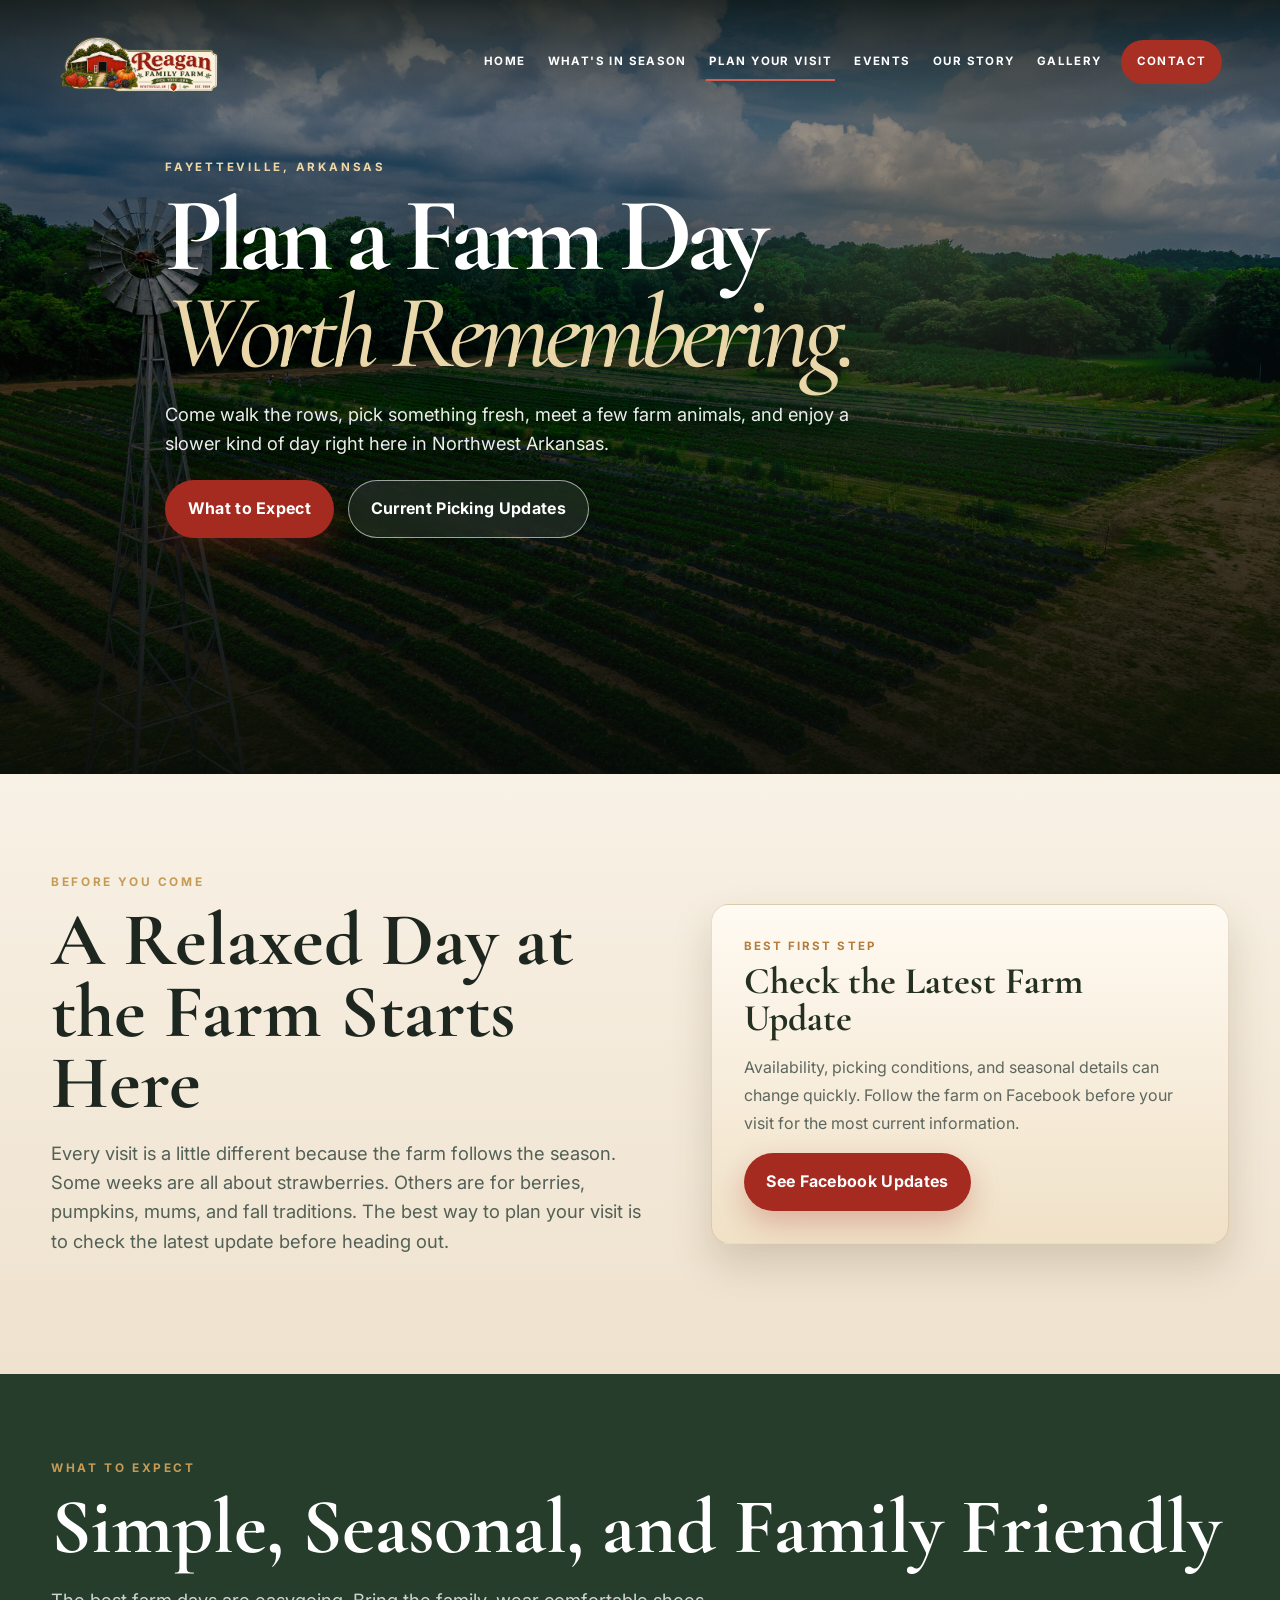
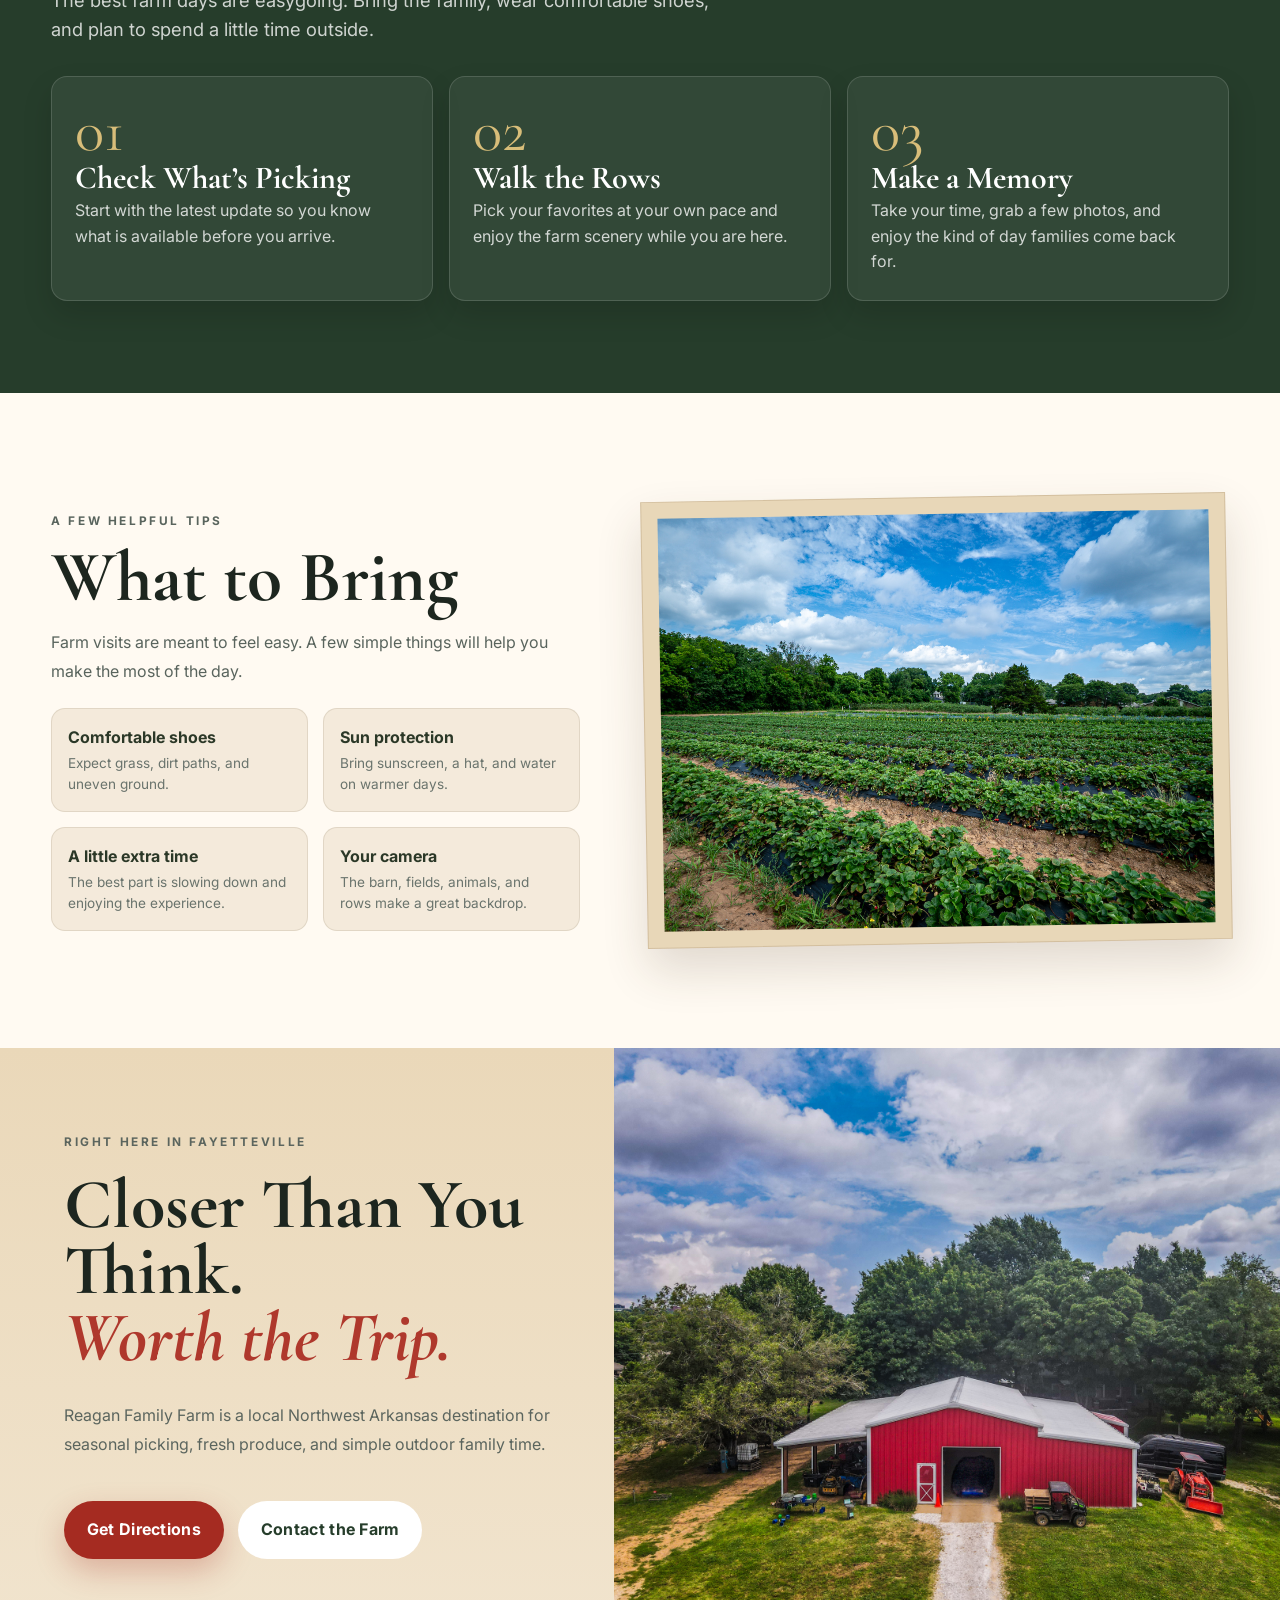
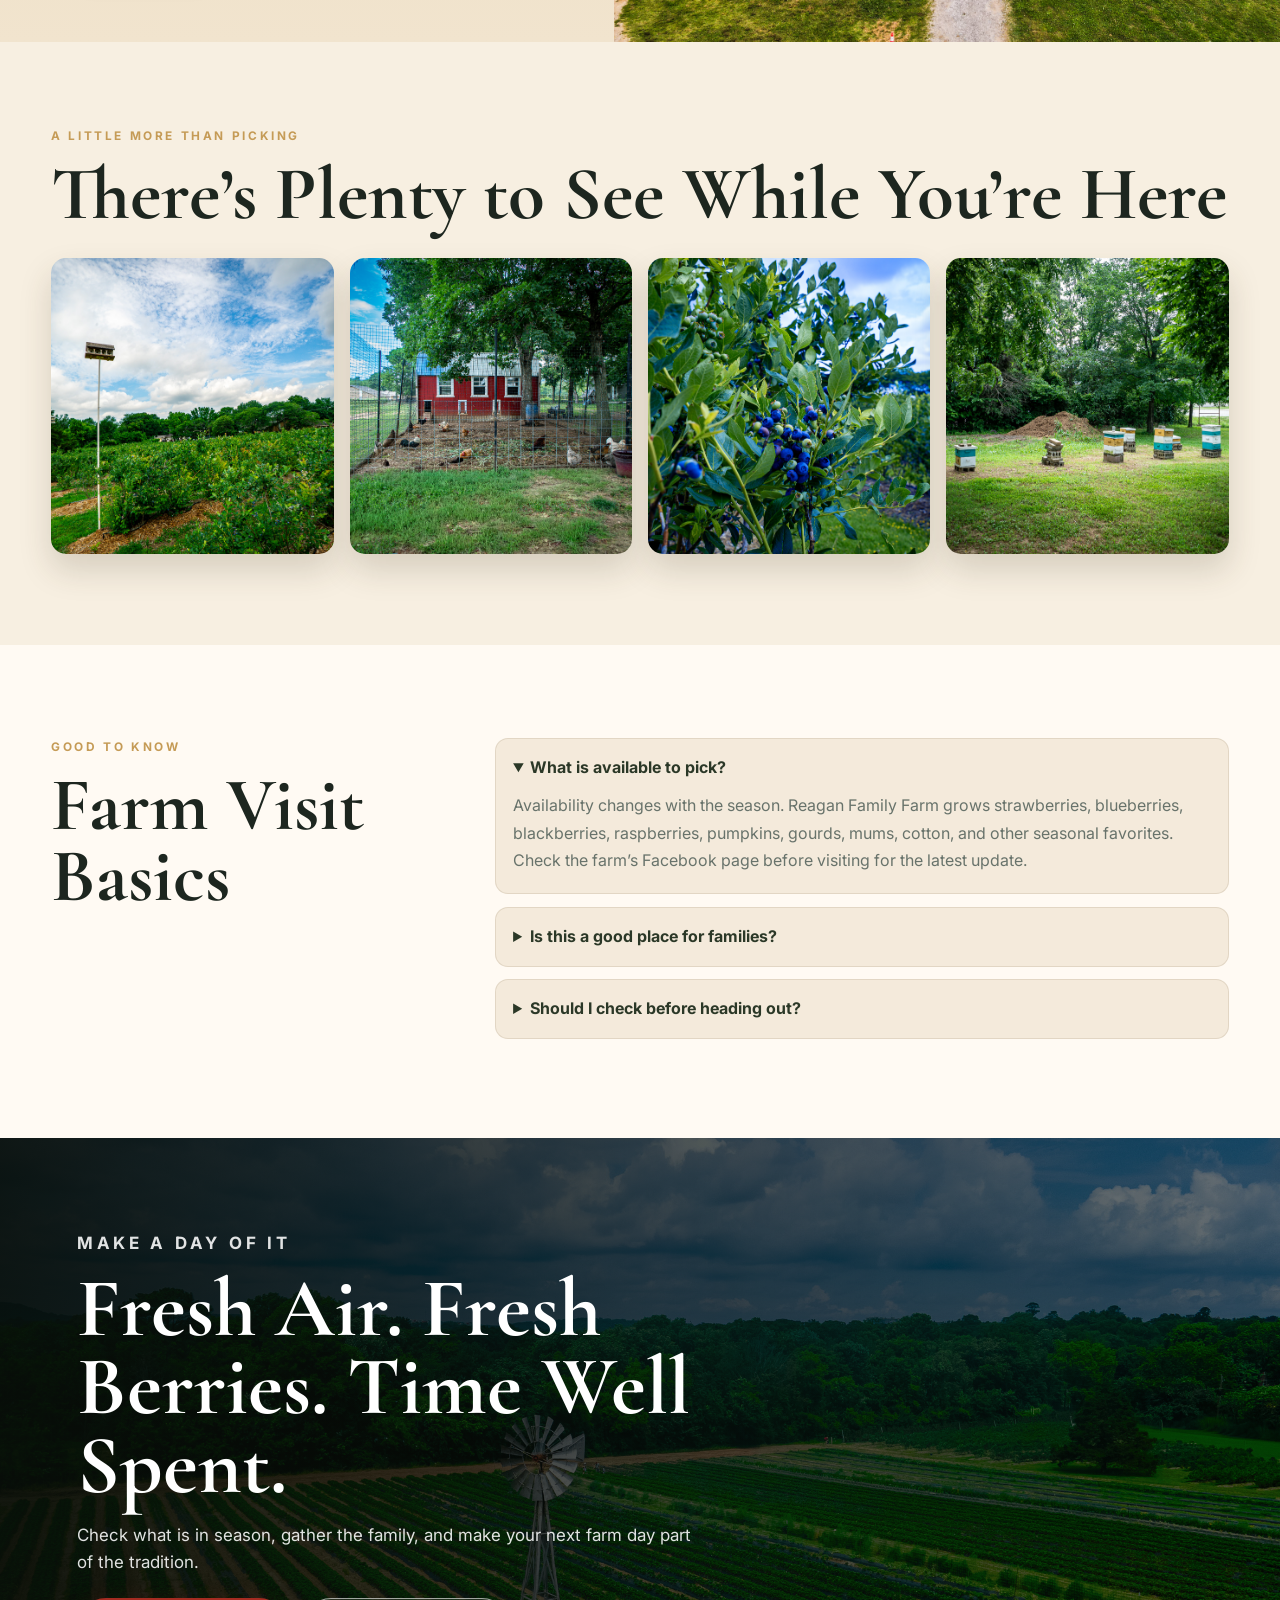
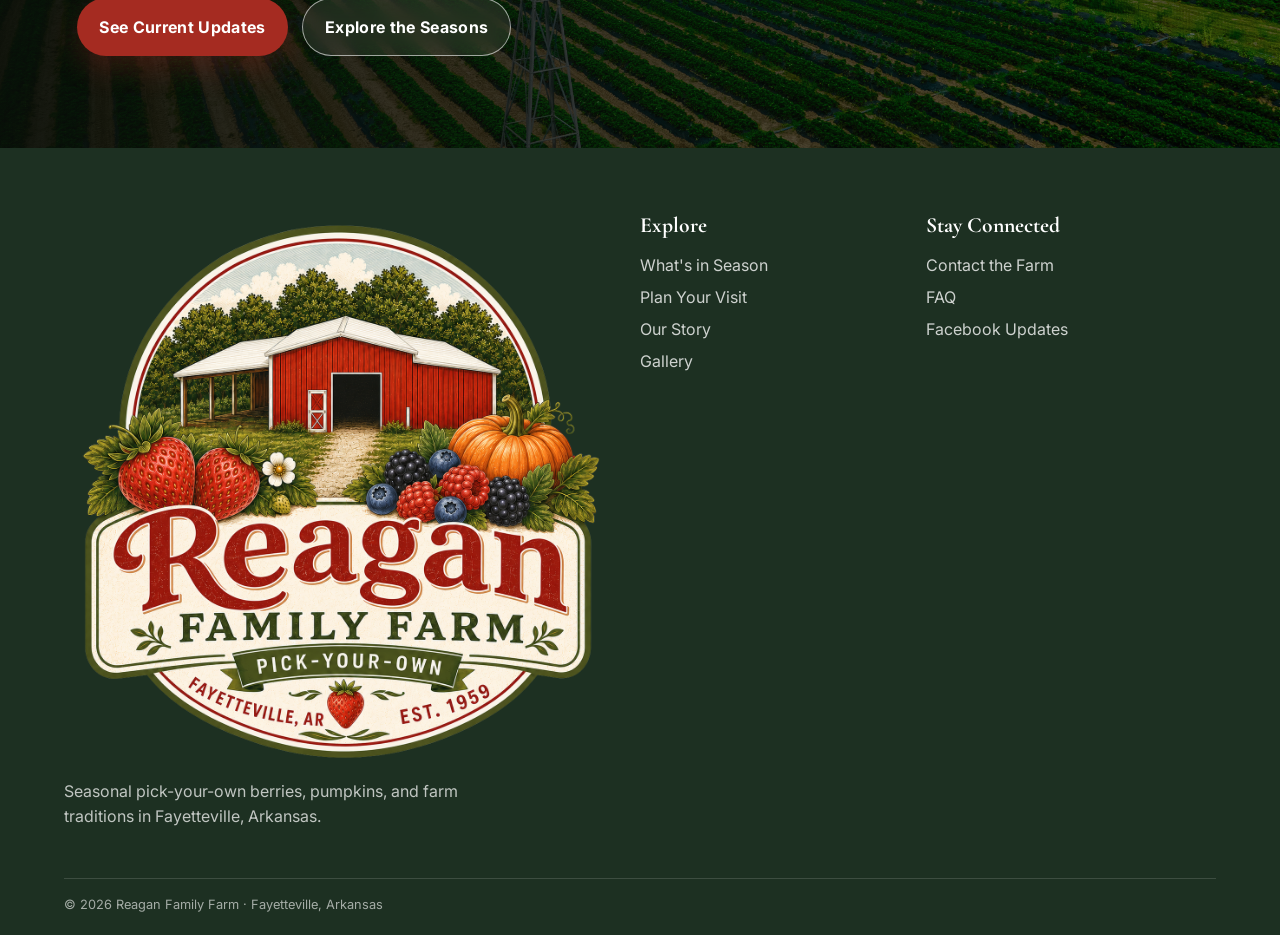
<file: visit/index.html>
<!DOCTYPE html>
<html lang="en">
<head>
  <meta charset="UTF-8">
  <meta name="viewport" content="width=device-width, initial-scale=1.0">
  <meta name="description" content="Plan your visit to Reagan Family Farm in Fayetteville, Arkansas. Learn what to expect, what to bring, and how to enjoy a seasonal pick-your-own farm day.">
  <title>Plan Your Visit | Reagan Family Farm</title>
  <link rel="stylesheet" href="../assets/css/global.css">
  <link rel="stylesheet" href="../assets/css/visit.css">
</head>
<body data-root="../" data-page="visit">
  <div id="site-nav"></div>

  <main>
    <section class="visit-hero">
      <img class="visit-hero-bg" src="../assets/media/images/DJI_0768-HDR.jpg" alt="Reagan Family Farm fields and windmill in Fayetteville, Arkansas">
      <div class="visit-hero-overlay"></div>
      <div class="visit-hero-content container">
        <p class="visit-kicker">Fayetteville, Arkansas</p>
        <h1>Plan a Farm Day<br><em>Worth Remembering.</em></h1>
        <p class="visit-hero-copy">Come walk the rows, pick something fresh, meet a few farm animals, and enjoy a slower kind of day right here in Northwest Arkansas.</p>
        <div class="btns">
          <a class="btn primary" href="#visit-details">What to Expect</a>
          <a class="btn secondary" href="https://www.facebook.com/farmreaganfamily" target="_blank" rel="noopener">Current Picking Updates</a>
        </div>
      </div>
    </section>

    <section class="visit-intro section" id="visit-details">
      <div class="container visit-intro-grid">
        <div>
          <p class="eyebrow">Before you come</p>
          <h2>A Relaxed Day at the Farm Starts Here</h2>
          <p class="lede">Every visit is a little different because the farm follows the season. Some weeks are all about strawberries. Others are for berries, pumpkins, mums, and fall traditions. The best way to plan your visit is to check the latest update before heading out.</p>
        </div>
        <div class="visit-intro-card">
          <span class="visit-intro-card-label">Best first step</span>
          <h3>Check the Latest Farm Update</h3>
          <p>Availability, picking conditions, and seasonal details can change quickly. Follow the farm on Facebook before your visit for the most current information.</p>
          <a class="btn primary" href="https://www.facebook.com/farmreaganfamily" target="_blank" rel="noopener">See Facebook Updates</a>
        </div>
      </div>
    </section>

    <section class="visit-expect section dark">
      <div class="container">
        <div class="section-heading centered">
          <p class="eyebrow">What to expect</p>
          <h2>Simple, Seasonal, and Family Friendly</h2>
          <p class="lede center-lede">The best farm days are easygoing. Bring the family, wear comfortable shoes, and plan to spend a little time outside.</p>
        </div>
        <div class="visit-card-grid">
          <article class="visit-card">
            <span class="visit-card-number">01</span>
            <h3>Check What’s Picking</h3>
            <p>Start with the latest update so you know what is available before you arrive.</p>
          </article>
          <article class="visit-card">
            <span class="visit-card-number">02</span>
            <h3>Walk the Rows</h3>
            <p>Pick your favorites at your own pace and enjoy the farm scenery while you are here.</p>
          </article>
          <article class="visit-card">
            <span class="visit-card-number">03</span>
            <h3>Make a Memory</h3>
            <p>Take your time, grab a few photos, and enjoy the kind of day families come back for.</p>
          </article>
        </div>
      </div>
    </section>

    <section class="visit-bring section">
      <div class="container visit-bring-grid">
        <div class="visit-bring-copy">
          <p class="eyebrow">A few helpful tips</p>
          <h2>What to Bring</h2>
          <p>Farm visits are meant to feel easy. A few simple things will help you make the most of the day.</p>
          <div class="bring-list">
            <div><strong>Comfortable shoes</strong><span>Expect grass, dirt paths, and uneven ground.</span></div>
            <div><strong>Sun protection</strong><span>Bring sunscreen, a hat, and water on warmer days.</span></div>
            <div><strong>A little extra time</strong><span>The best part is slowing down and enjoying the experience.</span></div>
            <div><strong>Your camera</strong><span>The barn, fields, animals, and rows make a great backdrop.</span></div>
          </div>
        </div>
        <div class="visit-bring-photo-wrap">
          <img src="../assets/media/images/DSC00289-HDR.jpg" alt="Barn and berry rows at Reagan Family Farm">
        </div>
      </div>
    </section>

    <section class="visit-map-band">
      <div class="visit-map-copy">
        <p class="eyebrow">Right here in Fayetteville</p>
        <h2>Closer Than You Think.<br><em>Worth the Trip.</em></h2>
        <p>Reagan Family Farm is a local Northwest Arkansas destination for seasonal picking, fresh produce, and simple outdoor family time.</p>
        <div class="btns">
          <a class="btn primary" href="https://www.google.com/maps/search/?api=1&query=Reagan+Family+Farm+Fayetteville+Arkansas" target="_blank" rel="noopener">Get Directions</a>
          <a class="btn light" href="../contact/index.html">Contact the Farm</a>
        </div>
      </div>
      <div class="visit-map-photo">
        <img src="../assets/media/images/241D8D38-C65F-45BD-A3B8-88DA35F9177D.JPEG" alt="Aerial view of Reagan Family Farm">
      </div>
    </section>

    <section class="visit-gallery-strip section">
      <div class="container">
        <div class="section-heading centered">
          <p class="eyebrow">A little more than picking</p>
          <h2>There’s Plenty to See While You’re Here</h2>
        </div>
        <div class="visit-gallery-grid">
          <img src="../assets/media/images/DSC00320.jpg" alt="Goat at Reagan Family Farm">
          <img src="../assets/media/images/DSC00298.jpg" alt="Chickens at Reagan Family Farm">
          <img src="../assets/media/images/DSC00331.jpg" alt="Blueberries at Reagan Family Farm">
          <img src="../assets/media/images/DSC00343.jpg" alt="Beehives at Reagan Family Farm">
        </div>
      </div>
    </section>

    <section class="visit-faq section">
      <div class="container visit-faq-grid">
        <div>
          <p class="eyebrow">Good to know</p>
          <h2>Farm Visit Basics</h2>
        </div>
        <div class="visit-faq-list">
          <details open>
            <summary>What is available to pick?</summary>
            <p>Availability changes with the season. Reagan Family Farm grows strawberries, blueberries, blackberries, raspberries, pumpkins, gourds, mums, cotton, and other seasonal favorites. Check the farm’s Facebook page before visiting for the latest update.</p>
          </details>
          <details>
            <summary>Is this a good place for families?</summary>
            <p>Yes. The farm is designed to be a relaxed, family-friendly outdoor experience. Wear comfortable shoes and plan for grass, dirt paths, and changing weather.</p>
          </details>
          <details>
            <summary>Should I check before heading out?</summary>
            <p>Yes. Because picking conditions and availability can change quickly, checking the latest Facebook update is the best way to plan your visit.</p>
          </details>
        </div>
      </div>
    </section>

    <section class="visit-cta">
      <img src="../assets/media/images/DJI_0758-HDR.jpg" alt="Fields and windmill at Reagan Family Farm">
      <div class="visit-cta-overlay"></div>
      <div class="visit-cta-content container">
        <p class="eyebrow">Make a day of it</p>
        <h2>Fresh Air. Fresh Berries. Time Well Spent.</h2>
        <p>Check what is in season, gather the family, and make your next farm day part of the tradition.</p>
        <div class="btns">
          <a class="btn primary" href="https://www.facebook.com/farmreaganfamily" target="_blank" rel="noopener">See Current Updates</a>
          <a class="btn secondary" href="../seasons/index.html">Explore the Seasons</a>
        </div>
      </div>
    </section>
  </main>

  <div id="site-footer"></div>
  <script src="../assets/js/site.js"></script>
  <script src="../assets/js/visit.js"></script>
</body>
</html>
</file>
<file: assets/css/global.css>
@import url('https://fonts.googleapis.com/css2?family=Cormorant+Garamond:wght@500;600;700&family=Inter:wght@400;500;600;700&display=swap');
:root{--cream:#f5efe2;--cream2:#fffaf0;--green:#263d2b;--green2:#38583c;--red:#a52b21;--gold:#c59b56;--ink:#1d261f;--muted:#667168;--shadow:0 22px 60px rgba(22,38,28,.18);--radius:24px}
*{box-sizing:border-box}html{scroll-behavior:smooth}body{margin:0;background:var(--cream);color:var(--ink);font-family:Inter,Arial,sans-serif;line-height:1.6}a{color:inherit;text-decoration:none}img{max-width:100%;display:block}button{font:inherit}.container{width:min(1180px,92vw);margin:auto}.section{padding:7rem 0}.section.dark{background:var(--green);color:#fff}.eyebrow{margin:0 0 .8rem;font-size:.74rem;letter-spacing:.22em;text-transform:uppercase;font-weight:700;color:var(--gold)}h1,h2,h3{font-family:"Cormorant Garamond",serif;line-height:.98;margin:.2rem 0 1rem}h1{font-size:clamp(4rem,10vw,8rem)}h2{font-size:clamp(3rem,6vw,5.5rem)}h3{font-size:2rem}.lede{font-size:1.15rem;max-width:680px;color:#526055}.dark .lede{color:rgba(255,255,255,.76)}.btns{display:flex;flex-wrap:wrap;gap:.9rem;margin-top:1.6rem}.btn{display:inline-flex;align-items:center;justify-content:center;padding:.95rem 1.35rem;border-radius:999px;font-weight:700;letter-spacing:.02em;transition:.25s;border:1px solid transparent}.btn.primary{background:var(--red);color:#fff;box-shadow:0 12px 30px rgba(165,43,33,.28)}.btn.secondary{background:rgba(255,255,255,.12);color:#fff;border-color:rgba(255,255,255,.34);backdrop-filter:blur(10px)}.btn.light{background:#fff;color:var(--green)}.btn:hover{transform:translateY(-3px)}.site-header{position:sticky;top:0;z-index:80;display:flex;align-items:center;justify-content:space-between;gap:1rem;padding:.95rem 4vw;background:rgba(245,239,226,.9);backdrop-filter:blur(18px);border-bottom:1px solid rgba(38,61,43,.1)}.brand,.footer-brand{display:flex;align-items:center;gap:.8rem}.brand-mark{width:42px;height:42px;border-radius:50%;display:grid;place-items:center;background:var(--red);color:#fff;font-family:"Cormorant Garamond",serif;font-size:1.8rem;font-weight:700}.brand-copy{display:grid;line-height:1}.brand-name{font-family:"Cormorant Garamond",serif;font-size:2rem;color:var(--red);font-weight:700}.brand-subtitle{font-size:.62rem;letter-spacing:.18em;text-transform:uppercase;color:var(--green)}.primary-navigation{display:flex;align-items:center;gap:1rem;font-size:.92rem;font-weight:600}.primary-navigation a{padding:.55rem .2rem;border-bottom:2px solid transparent}.primary-navigation a[aria-current="page"]{border-color:var(--red)}.nav-cta{padding:.8rem 1rem!important;background:var(--green);color:#fff;border-radius:999px}.nav-toggle{display:none;background:none;border:1px solid rgba(38,61,43,.25);border-radius:999px;padding:.55rem .8rem}.hero{min-height:92vh;position:relative;display:flex;align-items:flex-end;color:#fff;overflow:hidden}.hero::before,.page-hero::before{content:"";position:absolute;inset:0;background:linear-gradient(90deg,rgba(16,28,20,.78),rgba(16,28,20,.26) 56%,rgba(16,28,20,.15))}.hero::after{content:"";position:absolute;inset:0;background:linear-gradient(180deg,transparent 55%,rgba(16,28,20,.62))}.hero-bg,.page-hero-bg{position:absolute;inset:0;width:100%;height:100%;object-fit:cover}.hero-content,.page-hero-content{position:relative;z-index:2}.hero-content{width:min(780px,92vw);margin:0 auto 8vh 6vw}.hero-kicker{display:inline-flex;gap:.7rem;align-items:center;margin-bottom:1rem;padding:.55rem .8rem;border:1px solid rgba(255,255,255,.24);border-radius:999px;background:rgba(255,255,255,.08);backdrop-filter:blur(8px);font-size:.78rem;letter-spacing:.16em;text-transform:uppercase}.hero p{font-size:1.18rem;max-width:650px;color:rgba(255,255,255,.86)}.status-strip{margin-top:-3.3rem;position:relative;z-index:5}.status-card{display:grid;grid-template-columns:1.2fr repeat(4,1fr);gap:1px;background:rgba(38,61,43,.14);border-radius:20px;overflow:hidden;box-shadow:var(--shadow)}.status-card>*{background:#fff;padding:1rem}.status-card strong{display:block;color:var(--green)}.pill{display:inline-flex;padding:.3rem .6rem;border-radius:999px;background:#eaf4e9;color:#2f6539;font-size:.75rem;font-weight:700}.grid-2{display:grid;grid-template-columns:1.05fr .95fr;gap:2rem;align-items:center}.grid-3{display:grid;grid-template-columns:repeat(3,1fr);gap:1.2rem}.card{background:#fff;border-radius:var(--radius);overflow:hidden;box-shadow:var(--shadow)}.card img{width:100%;height:250px;object-fit:cover}.card-body{padding:1.3rem}.feature-img{border-radius:var(--radius);box-shadow:var(--shadow);min-height:460px;object-fit:cover}.split-banner{display:grid;grid-template-columns:1.15fr .85fr;min-height:560px}.split-banner>div{padding:5rem 6vw;display:flex;flex-direction:column;justify-content:center}.split-banner img{width:100%;height:100%;object-fit:cover}.stat-grid{display:grid;grid-template-columns:repeat(3,1fr);gap:1rem;margin-top:2rem}.stat{padding:1.25rem;background:rgba(255,255,255,.08);border:1px solid rgba(255,255,255,.12);border-radius:18px}.stat b{display:block;font-family:"Cormorant Garamond";font-size:2.3rem}.gallery-grid{display:grid;grid-template-columns:repeat(12,1fr);grid-auto-rows:190px;gap:12px}.gallery-grid img{width:100%;height:100%;object-fit:cover;border-radius:18px}.gallery-grid .w6{grid-column:span 6}.gallery-grid .w4{grid-column:span 4}.gallery-grid .h2{grid-row:span 2}.page-hero{position:relative;min-height:58vh;display:flex;align-items:flex-end;color:#fff;overflow:hidden}.page-hero-content{width:min(850px,92vw);padding:0 0 4rem 6vw}.content-card{background:#fff;padding:2rem;border-radius:var(--radius);box-shadow:var(--shadow)}.info-grid{display:grid;grid-template-columns:repeat(3,1fr);gap:1rem}.info-card{background:#fff;padding:1.4rem;border-radius:20px;box-shadow:0 12px 30px rgba(29,38,31,.08)}.faq{display:grid;gap:.8rem}.faq details{background:#fff;border-radius:18px;padding:1rem 1.1rem;box-shadow:0 10px 24px rgba(29,38,31,.06)}.faq summary{font-weight:700;cursor:pointer}.site-footer{background:#1d3022;color:#fff;padding:4rem 5vw 1.2rem}.footer-grid{display:grid;grid-template-columns:1.5fr .7fr .8fr;gap:2rem}.footer-grid h3{font-size:1.35rem}.footer-grid a{display:block;margin:.4rem 0;color:rgba(255,255,255,.78)}.footer-intro{max-width:420px;color:rgba(255,255,255,.72)}.footer-meta{margin-top:2rem;padding-top:1rem;border-top:1px solid rgba(255,255,255,.14);font-size:.8rem;color:rgba(255,255,255,.6)}@media(max-width:900px){.primary-navigation{display:none;width:100%;flex-direction:column;align-items:flex-start;padding-top:1rem}.primary-navigation.is-open{display:flex}.nav-toggle{display:block}.site-header{flex-wrap:wrap}.grid-2,.split-banner,.footer-grid{grid-template-columns:1fr}.status-card{grid-template-columns:1fr 1fr}.status-card>*:first-child{grid-column:1/-1}.grid-3,.info-grid{grid-template-columns:1fr}.gallery-grid{grid-template-columns:1fr;grid-auto-rows:230px}.gallery-grid>*{grid-column:1!important;grid-row:auto!important}.hero-content{margin:0 auto 8vh 4vw}.page-hero-content{padding-left:4vw}.section{padding:5rem 0}}
</file>
<file: assets/css/home.css>
.centered{text-align:center}.center-lede{margin-inline:auto}.hero-home{position:relative;min-height:94vh;display:flex;align-items:center;overflow:hidden;color:#fff;background:#182018}.hero-home-bg{position:absolute;inset:0;width:100%;height:100%;object-fit:cover;object-position:left 44%;filter:saturate(1.3) contrast(1.02) brightness(1.55) sepia(.04)}.hero-home-overlay{position:absolute;inset:0;background:radial-gradient(circle at 74% 49%,rgba(244,176,90,.34),transparent 30%),radial-gradient(circle at 80% 55%,rgba(255,213,140,.18),transparent 42%),linear-gradient(270deg,rgba(8,13,9,.61) 0%,rgba(8,13,9,.39) 34%,rgba(8,13,9,.07) 67%,rgba(8,13,9,.005) 100%),linear-gradient(180deg,rgba(24,16,8,.03),rgba(24,16,8,.005) 50%,rgba(8,13,9,.13) 100%),radial-gradient(ellipse at 74% 53%,rgba(0,0,0,.01) 0%,rgba(0,0,0,.04) 55%,rgba(0,0,0,.1) 100%)}.hero-home-content{position:relative;z-index:2;width:min(760px,88vw);margin-left:auto;margin-right:7vw;padding-top:4.1rem;transform:translateY(26px);text-align:right}.hero-home-content:before{content:"";position:absolute;inset:-54px -48px -44px -60px;z-index:-1;background:radial-gradient(ellipse at 73% 53%,rgba(18,18,14,.32),rgba(18,18,14,.1) 50%,transparent 79%);filter:blur(13px);pointer-events:none}.hero-rule{width:112px;height:2px;background:linear-gradient(90deg,#c99d55,#f3d79b);margin:0 0 18px auto;box-shadow:0 0 22px rgba(224,172,96,.42)}.hero-home .eyebrow{color:#f2d9a2;margin-bottom:1rem;text-shadow:0 2px 10px rgba(0,0,0,.25)}.hero-home h1{max-width:760px;margin:0 0 0 auto;color:#fff;font-size:clamp(4.5rem,7.55vw,7.65rem);letter-spacing:-.045em;line-height:.95;text-shadow:0 5px 28px rgba(0,0,0,.42),0 1px 2px rgba(0,0,0,.34)}.hero-copy{max-width:580px;margin-left:auto;font-size:1.04rem;color:rgba(255,255,255,.97);text-shadow:0 3px 14px rgba(0,0,0,.34)}.hero-home .btns{margin-top:1.75rem;justify-content:flex-end}.hero-home .btn{padding:.95rem 1.35rem}.site-header{position:absolute;top:0;left:0;right:0;background:linear-gradient(180deg,rgba(10,15,10,.48),rgba(10,15,10,.06) 74%,transparent);border-bottom:none;box-shadow:none;padding:1rem 4.5vw;backdrop-filter:none}.site-header .primary-navigation a{color:#fff;border-bottom-color:transparent;text-transform:uppercase;font-size:.72rem;letter-spacing:.12em}.site-header .primary-navigation a[aria-current="page"]{border-bottom-color:#d95e4f}.site-header .nav-cta{background:#a72f24;color:#fff;padding:.75rem 1rem!important}.brand-logo{display:block;width:470px;max-height:126px;object-fit:contain;object-position:left center}.season-intro{position:relative;background:linear-gradient(180deg,#fffaf0 0%,#f2e7d4 100%);padding:4.25rem 0 4.7rem;border-top:1px solid rgba(155,108,44,.22);border-bottom:1px solid rgba(155,108,44,.22)}.season-intro:before,.season-intro:after{content:"";position:absolute;left:50%;transform:translateX(-50%);width:92px;height:1px;background:#b48a4d}.season-intro:before{top:2rem}.season-intro:after{bottom:2rem}.season-intro h2{margin-bottom:.45rem}.season-card-grid{display:grid;grid-template-columns:repeat(3,1fr);gap:1.15rem;margin-top:2.25rem}.season-feature-card{position:relative;min-height:328px;overflow:hidden;border-radius:16px;box-shadow:0 18px 35px rgba(40,50,34,.2);border:1px solid rgba(104,81,44,.18)}.season-feature-card img{width:100%;height:100%;object-fit:cover;transition:transform .45s ease,filter .45s ease}.season-feature-card:hover img{transform:scale(1.06);filter:saturate(1.08)}.season-feature-overlay{position:absolute;inset:0;background:linear-gradient(180deg,rgba(0,0,0,.01) 20%,rgba(7,12,7,.86) 100%)}.season-feature-copy{position:absolute;left:1.2rem;right:1.2rem;bottom:1.1rem;color:#fff;text-align:left}.season-feature-copy span{font-size:.7rem;letter-spacing:.18em;text-transform:uppercase;font-weight:700;color:#e5c886}.season-feature-copy h3{font-size:2.45rem;margin:.18rem 0 .2rem}.season-feature-copy p{margin:0;color:rgba(255,255,255,.84)}.legacy-band{display:grid;grid-template-columns:1.07fr 1.16fr .5fr;align-items:stretch;background:linear-gradient(180deg,#f8f1e5,#efe2cf);border-top:1px solid rgba(139,98,43,.2);border-bottom:1px solid rgba(139,98,43,.22)}.legacy-copy{padding:4.1rem 4.9vw}.legacy-copy h2{font-size:clamp(3.3rem,5.1vw,5.25rem);margin-bottom:.8rem}.legacy-copy h2 em{color:var(--red);font-style:italic}.legacy-copy p{max-width:555px}.legacy-photo-wrap{padding:2rem 1.15rem;display:flex;align-items:center}.legacy-photo-wrap img{width:100%;height:100%;max-height:345px;object-fit:cover;border-radius:12px;box-shadow:0 18px 36px rgba(60,45,25,.2);border:8px solid #efe2cf;outline:1px solid rgba(100,72,37,.12)}.legacy-stat{display:flex;flex-direction:column;justify-content:center;align-items:center;text-align:center;padding:2rem 1.2rem;background:linear-gradient(180deg,#e4d2ae,#f3e6cf);color:var(--green);border-left:1px solid rgba(139,98,43,.15)}.legacy-stat span{font-size:.68rem;letter-spacing:.18em;text-transform:uppercase;font-weight:700}.legacy-stat strong{font-family:"Cormorant Garamond",serif;font-size:5.85rem;line-height:.88;color:#39462f}.now-picking{padding:3.8rem 0 4.2rem;background:radial-gradient(circle at 50% 0%,rgba(121,139,75,.23),transparent 45%),linear-gradient(180deg,#28351f,#1f2c1d)}.now-picking h2{font-size:4.25rem;margin-bottom:.2rem}.picking-grid{display:grid;grid-template-columns:repeat(5,1fr);gap:.95rem;margin:1.7rem 0 1.65rem}.picking-card{background:#f9f2e7;border-radius:11px;overflow:hidden;box-shadow:0 12px 24px rgba(0,0,0,.22);border:1px solid rgba(255,255,255,.15)}.picking-card img{width:100%;height:126px;object-fit:cover}.picking-card div{padding:.72rem .5rem .82rem}.picking-card h3{font-family:Inter,Arial,sans-serif;font-size:.88rem;letter-spacing:.08em;text-transform:uppercase;margin:0;color:#30372b}.picking-card p{margin:.18rem 0 0;font-size:.75rem;color:#9d3b31}.experience-grid-section{background:#fffaf2;padding:5rem 0}.mini-feature-grid{display:grid;grid-template-columns:repeat(3,1fr);gap:.8rem;margin:1.5rem 0}.mini-feature{padding:1rem;border:1px solid rgba(69,84,64,.15);border-radius:14px;background:#f7f0e5}.mini-feature strong{display:block;color:var(--green);font-size:.94rem}.mini-feature span{display:block;color:#667168;font-size:.79rem;margin-top:.18rem}.farm-details{padding:4.25rem 0 4.8rem;background:#1d2a1b}.farm-details h2{font-size:4.15rem}.home-gallery{margin-top:1.4rem}.gallery-grid .w3{grid-column:span 3}.visit-strip{padding:2rem 0;background:#f7efe1;border-top:1px solid rgba(139,98,43,.2)}.visit-strip-grid{display:grid;grid-template-columns:1.15fr 1.55fr auto;align-items:center;gap:1.5rem}.visit-strip h2{font-size:2.75rem;margin-bottom:0}.visit-points{display:grid;grid-template-columns:repeat(3,1fr);gap:.9rem}.visit-points div{padding-left:.9rem;border-left:1px solid rgba(79,91,69,.22)}.visit-points strong{display:block;color:var(--green)}.visit-points span{display:block;color:#6f786f;font-size:.78rem;margin-top:.18rem}.site-footer{padding:2.65rem 5vw 1rem;background:#1a281a}.footer-grid{grid-template-columns:1.35fr .65fr .75fr;gap:2rem}.footer-logo{width:220px;max-height:110px;object-fit:contain;object-position:left center}.site-footer .footer-brand{display:inline-flex;align-items:flex-start}.site-footer .brand-mark,.site-footer .brand-copy{display:none}.site-footer .footer-intro{margin-top:.7rem}.footer-meta{margin-top:1.3rem;padding-top:.85rem}@media(max-width:1050px){.site-header{position:sticky;background:rgba(25,39,27,.95);backdrop-filter:blur(12px)}.hero-home-content{width:auto;margin-left:auto;margin-right:auto;transform:none;padding-top:4rem;text-align:left}.hero-rule{margin-left:0;margin-right:auto}.hero-copy{margin-left:0}.hero-home .btns{justify-content:flex-start}.brand-logo{width:310px;max-height:92px}.legacy-band{grid-template-columns:1fr 1fr}.legacy-stat{grid-column:1/-1;flex-direction:row;gap:1rem;padding:1rem}.legacy-stat strong{font-size:3.4rem}.visit-strip-grid{grid-template-columns:1fr}.picking-grid{grid-template-columns:repeat(3,1fr)}}@media(max-width:760px){.hero-home{min-height:80vh}.hero-home-content{padding-top:4.5rem}.hero-home h1{font-size:4.1rem}.season-card-grid{grid-template-columns:1fr}.season-feature-card{min-height:260px}.legacy-band{grid-template-columns:1fr}.legacy-copy{padding:3.4rem 5vw}.legacy-photo-wrap{padding:0 5vw 2rem}.legacy-stat{grid-column:auto}.picking-grid{grid-template-columns:1fr 1fr}.mini-feature-grid,.visit-points{grid-template-columns:1fr}.brand-logo{width:235px;max-height:80px}.site-header{padding:.7rem 4vw}.now-picking h2,.farm-details h2{font-size:3.15rem}.visit-strip h2{font-size:2.45rem}.footer-logo{width:180px}}
</file>
<file: assets/css/assets.css>
/* Internal asset library styles will be added during the full build. */
</file>
<file: assets/css/contact.css>
.site-header{position:relative;display:flex;align-items:center;justify-content:space-between;gap:1.5rem;padding:1rem 4.5vw;background:#f7efe1;border-bottom:1px solid rgba(72,61,39,.12)}.site-header .brand{max-width:340px}.site-header .brand-logo{display:block;width:min(340px,27vw);max-height:92px;object-fit:contain;object-position:left center}.site-header .primary-navigation{display:flex;align-items:center;justify-content:flex-end;gap:1rem;flex-wrap:nowrap;white-space:nowrap;font-size:.72rem;font-weight:700;letter-spacing:.12em;text-transform:uppercase}.site-header .primary-navigation a{padding:.55rem .2rem;color:#243021;border-bottom:2px solid transparent}.site-header .primary-navigation a[aria-current="page"]{border-color:#b63c2d}.site-header .nav-cta{padding:.75rem 1rem!important;background:#29452f;color:#fff!important;border-radius:999px}.contact-page{padding:4.8rem 4.5vw 5.8rem;background:linear-gradient(180deg,#f7efe1,#efe2ce)}.contact-wrap{max-width:1180px;margin:0 auto;display:grid;grid-template-columns:.88fr 1.12fr;gap:2.5rem;align-items:start}.contact-copy h1{font-size:clamp(4.3rem,6.6vw,7.4rem);line-height:.93;margin:.35rem 0 .8rem;color:#1d2a20}.contact-copy p{max-width:560px;color:#59645d;line-height:1.75}.contact-meta{display:grid;gap:.8rem;margin-top:1.4rem}.contact-meta div{padding:1rem 1.1rem;background:#fffaf2;border:1px solid rgba(99,78,47,.14);border-radius:14px}.contact-meta strong{display:block;color:#2a3828}.contact-meta span{display:block;margin-top:.16rem;color:#68736b;font-size:.92rem}.contact-form{padding:1.5rem;background:#fffaf2;border:1px solid rgba(99,78,47,.15);border-radius:18px;box-shadow:0 20px 42px rgba(73,53,30,.14)}.contact-form h2{font-size:2.8rem;margin:.15rem 0 1rem;color:#243021}.form-grid{display:grid;grid-template-columns:1fr 1fr;gap:.9rem}.contact-form label{display:block;font-size:.8rem;font-weight:700;color:#344236;margin-bottom:.35rem}.contact-form input,.contact-form textarea{width:100%;padding:.9rem 1rem;border:1px solid rgba(74,62,42,.18);border-radius:10px;background:#fffdf9;color:#243021;font:inherit}.contact-form textarea{min-height:170px;resize:vertical}.contact-form .full{grid-column:1/-1}.contact-form .btn{margin-top:1rem}.contact-note{margin-top:.75rem;font-size:.82rem;color:#7a847d}.eyebrow{font-size:.72rem;letter-spacing:.18em;text-transform:uppercase;color:#bf8744;font-weight:700}@media(max-width:1100px){.site-header .brand{max-width:280px}.site-header .brand-logo{width:min(280px,30vw)}.site-header .primary-navigation{gap:.7rem;font-size:.66rem}}@media(max-width:900px){.site-header{flex-wrap:wrap}.site-header .primary-navigation{display:none;width:100%;flex-direction:column;align-items:flex-start;padding-top:1rem;white-space:normal}.site-header .primary-navigation.is-open{display:flex}.site-header .brand-logo{width:220px;max-height:74px}.contact-wrap{grid-template-columns:1fr}}@media(max-width:640px){.form-grid{grid-template-columns:1fr}.contact-form .full{grid-column:auto}.contact-copy h1{font-size:4rem}}
</file>
<file: assets/css/events.css>
.site-header{position:relative;display:flex;align-items:center;justify-content:space-between;gap:1.5rem;padding:1rem 4.5vw;background:#f7efe1;border-bottom:1px solid rgba(72,61,39,.12)}.site-header .brand{max-width:340px}.site-header .brand-logo{display:block;width:min(340px,27vw);max-height:92px;object-fit:contain;object-position:left center}.site-header .primary-navigation{display:flex;align-items:center;justify-content:flex-end;gap:1rem;flex-wrap:nowrap;white-space:nowrap;font-size:.72rem;font-weight:700;letter-spacing:.12em;text-transform:uppercase}.site-header .primary-navigation a{padding:.55rem .2rem;color:#243021;border-bottom:2px solid transparent}.site-header .primary-navigation a[aria-current="page"]{border-color:#b63c2d}.site-header .nav-cta{padding:.75rem 1rem!important;background:#29452f;color:#fff!important;border-radius:999px}.events-coming{min-height:68vh;display:grid;place-items:center;padding:5rem 4.5vw;background:linear-gradient(180deg,#f7efe1,#efe2ce)}.events-card{max-width:880px;text-align:center;padding:4rem 3rem;border:1px solid rgba(99,78,47,.16);border-radius:22px;background:rgba(255,250,242,.86);box-shadow:0 20px 42px rgba(73,53,30,.14)}.events-card h1{font-size:clamp(4.5rem,7vw,7.5rem);line-height:.95;margin:.35rem 0 .8rem;color:#1d2a20}.events-card p{max-width:690px;margin:0 auto;color:#5a655e;font-size:1.06rem;line-height:1.75}.events-card .btn{margin-top:1.4rem}.eyebrow{font-size:.72rem;letter-spacing:.18em;text-transform:uppercase;color:#bf8744;font-weight:700}@media(max-width:1100px){.site-header .brand{max-width:280px}.site-header .brand-logo{width:min(280px,30vw)}.site-header .primary-navigation{gap:.7rem;font-size:.66rem}}@media(max-width:900px){.site-header{flex-wrap:wrap}.site-header .primary-navigation{display:none;width:100%;flex-direction:column;align-items:flex-start;padding-top:1rem;white-space:normal}.site-header .primary-navigation.is-open{display:flex}.site-header .brand-logo{width:220px;max-height:74px}}
</file>
<file: assets/css/faq.css>
/* FAQ page styles will be added during the full build. */
</file>
<file: assets/css/gallery.css>
.site-header{position:relative;display:flex;align-items:center;justify-content:space-between;gap:1.5rem;padding:1rem 4.5vw;background:#f7efe1;border-bottom:1px solid rgba(72,61,39,.12)}.site-header .brand{max-width:340px}.site-header .brand-logo{display:block;width:min(340px,27vw);max-height:92px;object-fit:contain;object-position:left center}.site-header .primary-navigation{display:flex;align-items:center;justify-content:flex-end;gap:1rem;flex-wrap:nowrap;white-space:nowrap;font-size:.72rem;font-weight:700;letter-spacing:.12em;text-transform:uppercase}.site-header .primary-navigation a{padding:.55rem .2rem;color:#243021;border-bottom:2px solid transparent}.site-header .primary-navigation a[aria-current="page"]{border-color:#b63c2d}.site-header .nav-cta{padding:.75rem 1rem!important;background:#29452f;color:#fff!important;border-radius:999px}.gallery-coming{min-height:68vh;display:grid;place-items:center;padding:5rem 4.5vw;background:linear-gradient(180deg,#f7efe1,#efe2ce)}.gallery-card{max-width:880px;text-align:center;padding:4rem 3rem;border:1px solid rgba(99,78,47,.16);border-radius:22px;background:rgba(255,250,242,.86);box-shadow:0 20px 42px rgba(73,53,30,.14)}.gallery-card h1{font-size:clamp(4.5rem,7vw,7.5rem);line-height:.95;margin:.35rem 0 .8rem;color:#1d2a20}.gallery-card p{max-width:690px;margin:0 auto;color:#5a655e;font-size:1.06rem;line-height:1.75}.gallery-card .btn{margin-top:1.4rem}.eyebrow{font-size:.72rem;letter-spacing:.18em;text-transform:uppercase;color:#bf8744;font-weight:700}@media(max-width:1100px){.site-header .brand{max-width:280px}.site-header .brand-logo{width:min(280px,30vw)}.site-header .primary-navigation{gap:.7rem;font-size:.66rem}}@media(max-width:900px){.site-header{flex-wrap:wrap}.site-header .primary-navigation{display:none;width:100%;flex-direction:column;align-items:flex-start;padding-top:1rem;white-space:normal}.site-header .primary-navigation.is-open{display:flex}.site-header .brand-logo{width:220px;max-height:74px}}
</file>
<file: assets/css/seasons.css>
.site-header{position:relative;display:flex;align-items:center;justify-content:space-between;gap:1.5rem;padding:1rem 4.5vw;background:#f7efe1;border-bottom:1px solid rgba(72,61,39,.12)}.site-header .brand{max-width:340px}.site-header .brand-logo{display:block;width:min(340px,27vw);max-height:92px;object-fit:contain;object-position:left center}.site-header .primary-navigation{display:flex;align-items:center;justify-content:flex-end;gap:1rem;flex-wrap:nowrap;white-space:nowrap;font-size:.72rem;font-weight:700;letter-spacing:.12em;text-transform:uppercase}.site-header .primary-navigation a{padding:.55rem .2rem;color:#243021;border-bottom:2px solid transparent}.site-header .primary-navigation a[aria-current="page"]{border-color:#b63c2d}.site-header .nav-cta{padding:.75rem 1rem!important;background:#29452f;color:#fff!important;border-radius:999px}.page-shell{padding:2.7rem 4.5vw 3.8rem;background:#f7efe1}.page-shell h1{font-size:clamp(4.2rem,7vw,7.4rem);line-height:.95;margin:.4rem 0 .5rem;color:#1d2a20}.page-shell p:last-child{font-size:1.05rem;color:#536058}.eyebrow{font-size:.72rem;letter-spacing:.18em;text-transform:uppercase;color:#bf8744;font-weight:700}@media(max-width:1100px){.site-header .brand{max-width:280px}.site-header .brand-logo{width:min(280px,30vw)}.site-header .primary-navigation{gap:.7rem;font-size:.66rem}}@media(max-width:900px){.site-header{flex-wrap:wrap}.site-header .primary-navigation{display:none;width:100%;flex-direction:column;align-items:flex-start;padding-top:1rem;white-space:normal}.site-header .primary-navigation.is-open{display:flex}.site-header .brand-logo{width:220px;max-height:74px}}
</file>
<file: assets/css/story.css>
.site-header{position:absolute;top:0;left:0;right:0;z-index:80;display:flex;align-items:center;justify-content:space-between;gap:1.5rem;padding:1rem 4.5vw;background:linear-gradient(180deg,rgba(10,15,10,.74),rgba(10,15,10,.16) 76%,transparent);border-bottom:none;box-shadow:none;backdrop-filter:none}.site-header .brand{flex:0 1 auto;max-width:340px;min-width:0}.site-header .brand-logo{display:block;width:min(340px,27vw);max-height:92px;object-fit:contain;object-position:left center}.site-header .primary-navigation{display:flex;align-items:center;justify-content:flex-end;gap:1rem;flex-wrap:nowrap;white-space:nowrap;font-size:.72rem;font-weight:700;letter-spacing:.12em;text-transform:uppercase}.site-header .primary-navigation a{padding:.55rem .2rem;color:#fff;border-bottom:2px solid transparent}.site-header .primary-navigation a[aria-current="page"]{border-color:#d95e4f}.site-header .nav-cta{padding:.75rem 1rem!important;background:#a72f24;color:#fff;border-radius:999px}.story-hero{position:relative;min-height:86vh;display:flex;align-items:end;overflow:hidden;color:#fff;background:#172016}.story-hero-bg{position:absolute;inset:0;width:100%;height:100%;object-fit:cover;object-position:center 48%;filter:saturate(.92) contrast(1.06) brightness(.68) sepia(.16)}.story-hero-overlay{position:absolute;inset:0;background:linear-gradient(180deg,rgba(7,11,8,.16),rgba(7,11,8,.22) 35%,rgba(7,11,8,.84) 100%),radial-gradient(circle at 72% 22%,rgba(197,139,73,.22),transparent 34%),radial-gradient(ellipse at 16% 72%,rgba(0,0,0,.42),transparent 56%)}.story-hero-content{position:relative;z-index:2;padding:0 0 6rem;max-width:980px}.story-kicker,.story-hero .eyebrow{color:#efd8a5;font-size:.72rem;letter-spacing:.24em;text-transform:uppercase;font-weight:700}.story-hero h1{font-size:clamp(4.9rem,8.4vw,8.9rem);line-height:.92;letter-spacing:-.055em;color:#fff;max-width:1040px;margin:.5rem 0 1.15rem;text-shadow:0 8px 34px rgba(0,0,0,.42)}.story-hero h1 em{color:#ead7a9;font-weight:500}.story-hero-copy{max-width:660px;font-size:1.16rem;color:rgba(255,255,255,.92);text-shadow:0 3px 16px rgba(0,0,0,.34)}.story-intro{position:relative;background:linear-gradient(180deg,#f7efe1,#efe0c8);padding:6.7rem 0 7.3rem}.story-intro:before{content:"";position:absolute;inset:0;background:radial-gradient(circle at 12% 22%,rgba(202,156,87,.12),transparent 30%),radial-gradient(circle at 88% 76%,rgba(101,119,69,.08),transparent 28%);pointer-events:none}.story-intro-grid{position:relative;display:grid;grid-template-columns:1.02fr .98fr;gap:4.2rem;align-items:center}.story-intro-copy h2{font-size:clamp(4rem,6vw,6.4rem);line-height:.94;margin:.45rem 0 1.2rem;max-width:700px}.story-intro-copy p{font-size:1.04rem;line-height:1.82;color:#59645d}.story-intro-photo-wrap{position:relative;padding:1.1rem;background:#e6d2ad;border:1px solid rgba(116,84,45,.18);box-shadow:0 22px 46px rgba(71,50,29,.18);transform:rotate(1.2deg)}.story-intro-photo-wrap img{display:block;width:100%;aspect-ratio:4/3;object-fit:cover;filter:sepia(.34) saturate(.78) contrast(.95) brightness(.95)}.photo-caption{font-family:"Cormorant Garamond",serif;font-size:1.12rem;color:#6b5032;padding:.72rem .35rem .1rem;text-align:center;font-style:italic}.story-legacy-strip{position:relative;padding:5rem 0 5.5rem;background:linear-gradient(180deg,#22301f,#1b281c);color:#fff;overflow:hidden}.story-strip-heading{position:relative;text-align:center;max-width:760px;margin:0 auto 2rem}.story-strip-heading h2{font-size:4.8rem;color:#fff;margin-top:.2rem}.story-timeline-grid{position:relative;display:grid;grid-template-columns:repeat(3,1fr);gap:1rem}.story-milestone{padding:1.7rem 1.45rem 1.55rem;background:rgba(255,255,255,.06);border:1px solid rgba(255,255,255,.14);border-radius:16px;box-shadow:0 14px 30px rgba(0,0,0,.14);backdrop-filter:blur(3px)}.story-milestone span{font-size:.73rem;letter-spacing:.2em;text-transform:uppercase;color:#e2c788;font-weight:700}.story-milestone h3{font-size:2rem;color:#fff;margin:.35rem 0 .35rem}.story-milestone p{margin:0;color:rgba(255,255,255,.78)}.story-memory{padding:7.2rem 0;background:#fffaf1}.story-memory-grid{display:grid;grid-template-columns:1.08fr .92fr;gap:4rem;align-items:center}.story-memory-photo-stack{position:relative;min-height:530px}.story-memory-photo-large{width:82%;height:500px;object-fit:cover;border-radius:16px;box-shadow:0 24px 46px rgba(54,44,26,.22);border:8px solid #efe0c6}.story-memory-photo-small{position:absolute;right:0;bottom:0;width:42%;height:235px;object-fit:cover;border-radius:14px;box-shadow:0 20px 36px rgba(54,44,26,.2);border:8px solid #f8f1e7}.story-memory-copy h2{font-size:clamp(3.7rem,5.7vw,5.9rem);line-height:.95;margin:.3rem 0 1rem}.story-memory-copy h2 em{color:#b53a2d}.story-memory-copy p{font-size:1.04rem;line-height:1.82;color:#59645d;margin-bottom:1.25rem}.story-detail-band{display:grid;grid-template-columns:1.05fr .95fr;min-height:560px;background:#f1e5d2}.story-detail-image{min-height:560px}.story-detail-image img{width:100%;height:100%;object-fit:cover}.story-detail-copy{padding:5rem 5vw;display:flex;flex-direction:column;justify-content:center;background:linear-gradient(180deg,#e8d4b2,#f1e4ce)}.story-detail-copy h2{font-size:clamp(3.5rem,5vw,5.3rem);line-height:.96;margin:.35rem 0 .85rem}.story-detail-copy p{max-width:620px;color:#5c655d;line-height:1.82;font-size:1.03rem}.story-quote{padding:6.5rem 0 6.9rem;background:#243021;color:#fff;text-align:center}.story-quote-inner{max-width:1060px}.story-quote blockquote{font-family:"Cormorant Garamond",serif;font-size:clamp(3rem,5.8vw,6.3rem);line-height:.94;color:#f7edd9;margin:.7rem auto 0;max-width:1020px}.story-cta{position:relative;min-height:620px;display:flex;align-items:center;overflow:hidden;color:#fff}.story-cta img{position:absolute;inset:0;width:100%;height:100%;object-fit:cover;filter:saturate(.88) contrast(1.08) brightness(.62)}.story-cta-overlay{position:absolute;inset:0;background:linear-gradient(90deg,rgba(8,14,9,.9),rgba(8,14,9,.48) 50%,rgba(8,14,9,.22)),linear-gradient(180deg,rgba(0,0,0,.08),rgba(0,0,0,.32))}.story-cta-content{position:relative;z-index:2;max-width:760px;margin-left:6vw;margin-right:auto}.story-cta-content h2{font-size:clamp(4.2rem,6.6vw,7.1rem);line-height:.94;color:#fff;margin:.35rem 0 .7rem}.story-cta-content p{max-width:610px;color:rgba(255,255,255,.88);font-size:1.06rem}.story-cta .btns{margin-top:1.4rem}.story-cta .secondary{border-color:rgba(255,255,255,.58);color:#fff;background:rgba(255,255,255,.08)}@media(max-width:1100px){.site-header .brand{max-width:280px}.site-header .brand-logo{width:min(280px,30vw)}.site-header .primary-navigation{gap:.7rem;font-size:.66rem}}@media(max-width:900px){.site-header{position:sticky;background:rgba(25,39,27,.96);backdrop-filter:blur(12px);flex-wrap:wrap}.site-header .brand-logo{width:220px;max-height:74px}.site-header .primary-navigation{display:none;width:100%;flex-direction:column;align-items:flex-start;padding-top:1rem;white-space:normal}.site-header .primary-navigation.is-open{display:flex}.story-intro-grid,.story-memory-grid,.story-detail-band{grid-template-columns:1fr}.story-hero{min-height:74vh}.story-hero-content{padding-bottom:4.5rem}.story-timeline-grid{grid-template-columns:1fr}.story-intro-photo-wrap{max-width:760px}.story-memory-photo-stack{min-height:450px}.story-memory-photo-large{height:430px}.story-detail-image{min-height:420px}.story-detail-copy{padding:4rem 5vw}.story-cta{min-height:520px}.story-cta-content{margin-left:auto;margin-right:auto}}@media(max-width:700px){.site-header .brand-logo{width:190px;max-height:66px}.story-hero{min-height:68vh}.story-hero h1{font-size:4.35rem}.story-hero-copy{font-size:1rem}.story-intro{padding:4.7rem 0 5.1rem}.story-intro-grid,.story-memory-grid{gap:2.4rem}.story-intro-copy h2,.story-memory-copy h2,.story-detail-copy h2{font-size:3.55rem}.story-strip-heading h2{font-size:3.65rem}.story-memory{padding:4.8rem 0}.story-memory-photo-stack{min-height:350px}.story-memory-photo-large{width:100%;height:320px}.story-memory-photo-small{width:48%;height:170px}.story-detail-image{min-height:330px}.story-detail-copy{padding:3.3rem 5vw}.story-quote{padding:4.7rem 0 5.1rem}.story-quote blockquote{font-size:3.4rem}.story-cta{min-height:460px}.story-cta-content{padding:0 5vw}.story-cta-content h2{font-size:4rem}}
</file>
<file: assets/css/visit.css>
.site-header{position:absolute;top:0;left:0;right:0;z-index:80;display:flex;align-items:center;justify-content:space-between;gap:1.5rem;padding:1rem 4.5vw;background:linear-gradient(180deg,rgba(10,15,10,.76),rgba(10,15,10,.16) 76%,transparent);border-bottom:none;box-shadow:none;backdrop-filter:none}.site-header .brand{flex:0 1 auto;max-width:340px;min-width:0}.site-header .brand-logo{display:block;width:min(340px,27vw);max-height:92px;object-fit:contain;object-position:left center}.site-header .primary-navigation{display:flex;align-items:center;justify-content:flex-end;gap:1rem;flex-wrap:nowrap;white-space:nowrap;font-size:.72rem;font-weight:700;letter-spacing:.12em;text-transform:uppercase}.site-header .primary-navigation a{padding:.55rem .2rem;color:#fff;border-bottom:2px solid transparent}.site-header .primary-navigation a[aria-current="page"]{border-color:#d95e4f}.site-header .nav-cta{padding:.75rem 1rem!important;background:#a72f24;color:#fff;border-radius:999px}.visit-hero{position:relative;min-height:86vh;display:flex;align-items:end;overflow:hidden;color:#fff;background:#172016}.visit-hero-bg{position:absolute;inset:0;width:100%;height:100%;object-fit:cover;object-position:center 45%;filter:saturate(.95) contrast(1.08) brightness(.7) sepia(.12)}.visit-hero-overlay{position:absolute;inset:0;background:linear-gradient(180deg,rgba(7,11,8,.12),rgba(7,11,8,.18) 34%,rgba(7,11,8,.86) 100%),radial-gradient(circle at 74% 24%,rgba(202,141,66,.22),transparent 30%),radial-gradient(ellipse at 18% 70%,rgba(0,0,0,.36),transparent 58%)}.visit-hero-content{position:relative;z-index:2;padding:0 0 5.6rem;max-width:950px}.visit-kicker{color:#efd8a5;font-size:.72rem;letter-spacing:.24em;text-transform:uppercase;font-weight:700}.visit-hero h1{font-size:clamp(4.8rem,8.2vw,8.7rem);line-height:.92;letter-spacing:-.055em;color:#fff;max-width:980px;margin:.48rem 0 1rem;text-shadow:0 8px 34px rgba(0,0,0,.42)}.visit-hero h1 em{color:#ead7a9;font-weight:500}.visit-hero-copy{max-width:690px;font-size:1.14rem;color:rgba(255,255,255,.92);text-shadow:0 3px 16px rgba(0,0,0,.34)}.visit-hero .btns{margin-top:1.35rem}.visit-hero .secondary,.visit-cta .secondary{border-color:rgba(255,255,255,.58);color:#fff;background:rgba(255,255,255,.08)}.visit-intro{background:linear-gradient(180deg,#f8f1e5,#efe2ce);padding:6.2rem 0}.visit-intro-grid{display:grid;grid-template-columns:1.08fr .92fr;gap:3.2rem;align-items:center}.visit-intro h2{font-size:clamp(3.8rem,5.9vw,6.1rem);line-height:.95;margin:.35rem 0 1rem}.visit-intro-card{padding:2rem;background:linear-gradient(180deg,#fffaf2,#f0e1c7);border:1px solid rgba(122,88,48,.18);border-radius:18px;box-shadow:0 20px 42px rgba(73,53,30,.18)}.visit-intro-card-label{display:block;font-size:.72rem;letter-spacing:.18em;text-transform:uppercase;color:#b57d3d;font-weight:700;margin-bottom:.45rem}.visit-intro-card h3{font-size:2.35rem;margin:0 0 .5rem;color:#243021}.visit-intro-card p{color:#5d675f;line-height:1.75}.visit-expect{padding:5.3rem 0 5.8rem;background:linear-gradient(180deg,#253320,#1b281c)}.visit-expect h2{font-size:4.9rem;color:#fff;margin:.25rem 0 .5rem}.visit-expect .lede{color:rgba(255,255,255,.78)}.visit-card-grid{display:grid;grid-template-columns:repeat(3,1fr);gap:1rem;margin-top:2rem}.visit-card{position:relative;padding:1.7rem 1.45rem 1.55rem;background:rgba(255,255,255,.06);border:1px solid rgba(255,255,255,.14);border-radius:16px;box-shadow:0 14px 30px rgba(0,0,0,.14)}.visit-card-number{display:block;font-family:"Cormorant Garamond",serif;font-size:3.8rem;line-height:.85;color:#d8bd79;margin-bottom:.35rem}.visit-card h3{font-size:2rem;color:#fff;margin:.25rem 0 .3rem}.visit-card p{margin:0;color:rgba(255,255,255,.78)}.visit-bring{padding:6.5rem 0;background:#fffaf2}.visit-bring-grid{display:grid;grid-template-columns:.95fr 1.05fr;gap:4rem;align-items:center}.visit-bring h2{font-size:clamp(3.7rem,5.6vw,5.8rem);line-height:.95;margin:.35rem 0 .85rem}.visit-bring-copy>p{color:#59645d;line-height:1.78}.bring-list{display:grid;grid-template-columns:1fr 1fr;gap:.9rem;margin-top:1.4rem}.bring-list div{padding:1rem;border-radius:14px;background:#f4eadb;border:1px solid rgba(95,78,46,.13)}.bring-list strong{display:block;color:#2b3827}.bring-list span{display:block;color:#6a746d;font-size:.85rem;line-height:1.55;margin-top:.18rem}.visit-bring-photo-wrap{padding:1rem;background:#e8d7b8;border:1px solid rgba(116,84,45,.18);box-shadow:0 22px 46px rgba(71,50,29,.16);transform:rotate(-1deg)}.visit-bring-photo-wrap img{display:block;width:100%;aspect-ratio:4/3;object-fit:cover}.visit-map-band{display:grid;grid-template-columns:.96fr 1.04fr;min-height:570px;background:#e7d4b5}.visit-map-copy{padding:5.2rem 5vw;display:flex;flex-direction:column;justify-content:center;background:linear-gradient(180deg,#ead8b9,#f1e4ce)}.visit-map-copy h2{font-size:clamp(3.7rem,5.5vw,5.7rem);line-height:.95;margin:.35rem 0 .8rem}.visit-map-copy h2 em{color:#af382c}.visit-map-copy p{max-width:610px;color:#5b655e;line-height:1.82}.visit-map-photo{min-height:570px}.visit-map-photo img{width:100%;height:100%;object-fit:cover}.visit-gallery-strip{padding:5.3rem 0 5.7rem;background:#f7efe1}.visit-gallery-strip h2{font-size:4.7rem;margin:.25rem 0 1.6rem}.visit-gallery-grid{display:grid;grid-template-columns:repeat(4,1fr);gap:1rem}.visit-gallery-grid img{width:100%;aspect-ratio:1/1.05;object-fit:cover;border-radius:15px;box-shadow:0 16px 32px rgba(66,53,31,.18)}.visit-faq{padding:5.8rem 0 6.2rem;background:#fffaf3}.visit-faq-grid{display:grid;grid-template-columns:.7fr 1.3fr;gap:3rem}.visit-faq h2{font-size:4.7rem;line-height:.95;margin:.35rem 0}.visit-faq-list{display:grid;gap:.8rem}.visit-faq details{padding:1rem 1.1rem;background:#f4eadb;border:1px solid rgba(100,77,42,.13);border-radius:13px}.visit-faq summary{cursor:pointer;font-weight:700;color:#2b3827}.visit-faq details p{margin:.72rem 0 .15rem;color:#68736b;line-height:1.72}.visit-cta{position:relative;min-height:610px;display:flex;align-items:center;overflow:hidden;color:#fff}.visit-cta img{position:absolute;inset:0;width:100%;height:100%;object-fit:cover;filter:saturate(.88) contrast(1.08) brightness(.62)}.visit-cta-overlay{position:absolute;inset:0;background:linear-gradient(90deg,rgba(8,14,9,.9),rgba(8,14,9,.5) 52%,rgba(8,14,9,.22))}.visit-cta-content{position:relative;z-index:2;max-width:780px;margin-left:6vw;margin-right:auto}.visit-cta h2{font-size:clamp(4.2rem,6.5vw,7rem);line-height:.94;color:#fff;margin:.35rem 0 .7rem}.visit-cta p{max-width:620px;color:rgba(255,255,255,.88);font-size:1.06rem}.visit-cta .btns{margin-top:1.4rem}@media(max-width:1100px){.site-header .brand{max-width:280px}.site-header .brand-logo{width:min(280px,30vw)}.site-header .primary-navigation{gap:.7rem;font-size:.66rem}}@media(max-width:900px){.site-header{position:sticky;background:rgba(25,39,27,.96);backdrop-filter:blur(12px);flex-wrap:wrap}.site-header .brand-logo{width:220px;max-height:74px}.site-header .primary-navigation{display:none;width:100%;flex-direction:column;align-items:flex-start;padding-top:1rem;white-space:normal}.site-header .primary-navigation.is-open{display:flex}.visit-intro-grid,.visit-bring-grid,.visit-map-band,.visit-faq-grid{grid-template-columns:1fr}.visit-card-grid{grid-template-columns:1fr}.visit-map-photo{min-height:420px}.visit-gallery-grid{grid-template-columns:1fr 1fr}}@media(max-width:700px){.site-header .brand-logo{width:190px;max-height:66px}.visit-hero{min-height:68vh}.visit-hero h1{font-size:4.25rem}.visit-intro h2,.visit-bring h2,.visit-map-copy h2,.visit-faq h2,.visit-expect h2,.visit-gallery-strip h2{font-size:3.5rem}.bring-list{grid-template-columns:1fr}.visit-map-copy{padding:4rem 5vw}.visit-cta{min-height:460px}.visit-cta-content{padding:0 5vw}.visit-cta h2{font-size:4rem}}
</file>
